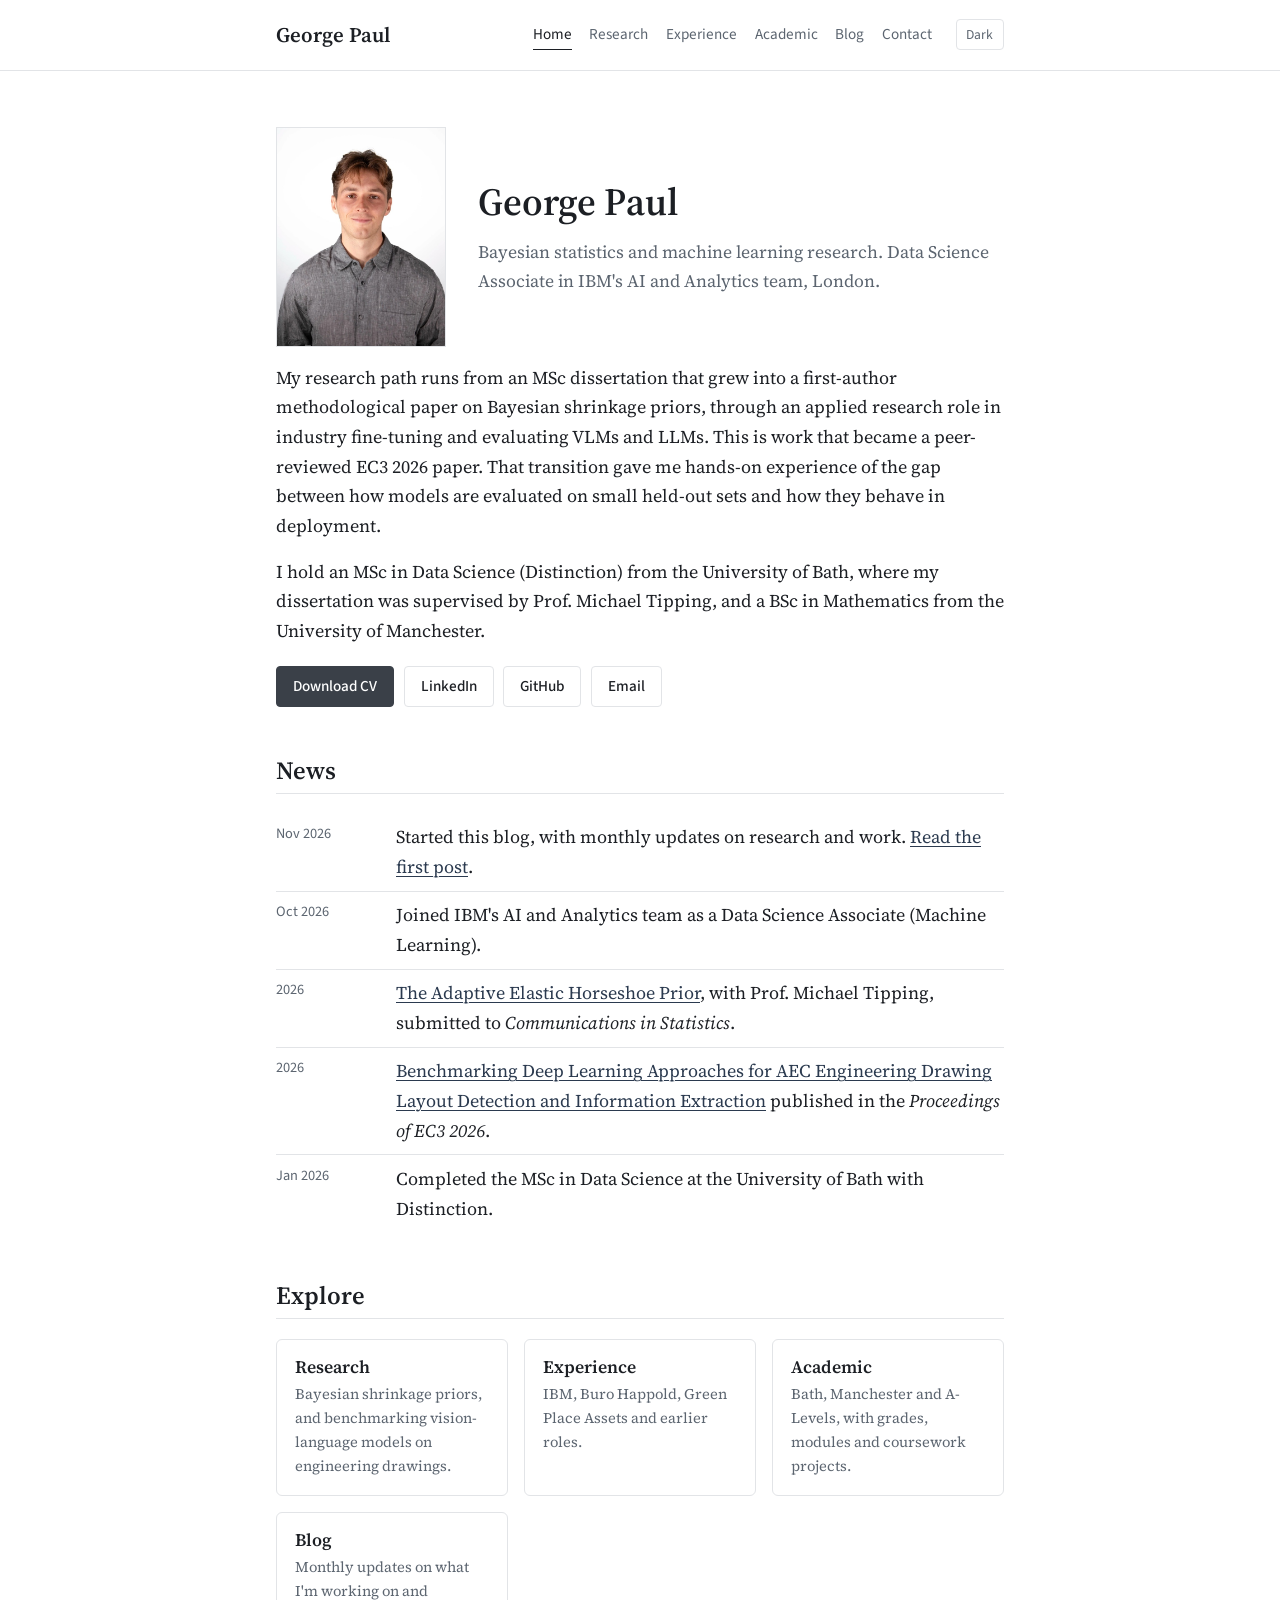
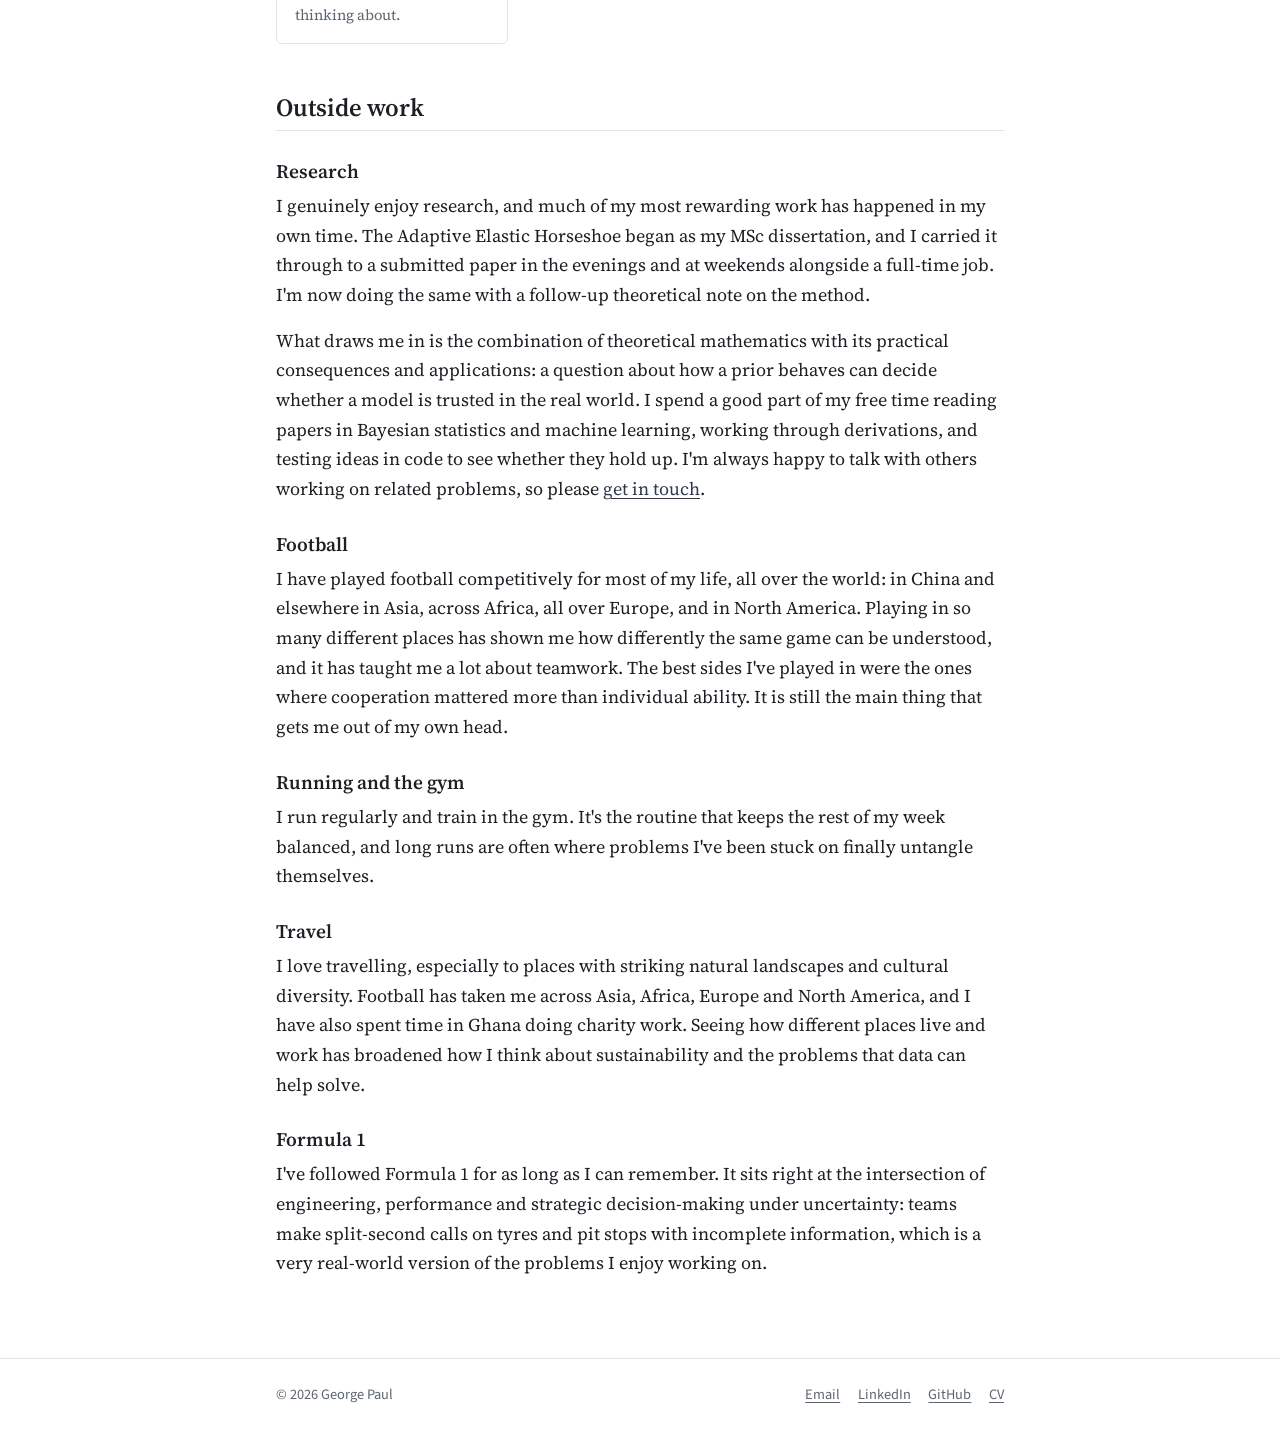
<file: index.html>
<!DOCTYPE html>
<html lang="en">
<head>
    <meta charset="utf-8" />
    <meta name="viewport" content="width=device-width, initial-scale=1" />
    <title>George Paul</title>
    <meta name="description" content="George Paul - statistician and machine learning researcher working on Bayesian methodology, uncertainty quantification and the evaluation of modern AI systems. Data Science Associate at IBM." />
    <meta name="author" content="George Paul" />
    <meta name="keywords" content="George Paul, Bayesian statistics, machine learning research, shrinkage priors, uncertainty quantification, IBM, PhD" />
    <meta name="robots" content="index, follow" />
    <link rel="icon" type="image/x-icon" href="assets/img/favicon.ico" />
    <link rel="preconnect" href="https://fonts.googleapis.com" />
    <link rel="preconnect" href="https://fonts.gstatic.com" crossorigin />
    <link href="https://fonts.googleapis.com/css2?family=Source+Sans+3:wght@400;500;600&family=Source+Serif+4:ital,opsz,wght@0,8..60,400;0,8..60,600;1,8..60,400&display=swap" rel="stylesheet" />
    <link rel="stylesheet" href="assets/css/site.css?v=2026-11-06" />
    <script>try { var t = localStorage.getItem('theme'); if (t === 'dark' || t === 'light') document.documentElement.dataset.theme = t; } catch (e) {}</script>
</head>
<body>
    <header class="site-header">
        <div class="wrap header-inner">
            <a class="site-name" href="index.html">George Paul</a>
            <nav class="site-nav" aria-label="Main">
                <a href="index.html" aria-current="page">Home</a>
                <a href="research.html">Research</a>
                <a href="experience.html">Experience</a>
                <a href="academic.html">Academic</a>
                <a href="blog.html">Blog</a>
                <a href="contact.html">Contact</a>
            </nav>
            <button class="theme-toggle" type="button" aria-label="Toggle dark mode">Dark</button>
        </div>
    </header>

    <main class="wrap">
        <section class="hero">
            <img class="hero-photo" src="assets/img/george-paul-portrait.jpg" width="600" height="779" alt="George Paul" />
            <div>
                <h1>George Paul</h1>
                <p class="lead">Bayesian statistics and machine learning research. Data Science Associate in IBM's AI and Analytics team, London.</p>
            </div>
        </section>

        <p>My research path runs from an MSc dissertation that grew into a first-author methodological paper on Bayesian shrinkage priors, through an applied research role in industry fine-tuning and evaluating VLMs and LLMs. This is work that became a peer-reviewed EC3 2026 paper. That transition gave me hands-on experience of the gap between how models are evaluated on small held-out sets and how they behave in deployment.</p>
        <p>I hold an MSc in Data Science (Distinction) from the University of Bath, where my dissertation was supervised by Prof. Michael Tipping, and a BSc in Mathematics from the University of Manchester.</p>

        <div class="button-row">
            <a class="button" href="assets/cv.pdf" download="George_Paul_CV.pdf">Download CV</a>
            <a class="button secondary" href="https://www.linkedin.com/in/george-paul-9a08511b0" target="_blank" rel="noopener noreferrer">LinkedIn</a>
            <a class="button secondary" href="https://github.com/georgepaul171" target="_blank" rel="noopener noreferrer">GitHub</a>
            <a class="button secondary" href="mailto:georgepaul.data@gmail.com">Email</a>
        </div>

        <h2>News</h2>
        <ul class="news">
            <li><span class="entry-date">Nov 2026</span><span>Started this blog, with monthly updates on research and work. <a href="blog/2026-11-new-site.html">Read the first post</a>.</span></li>
            <li><span class="entry-date">Oct 2026</span><span>Joined IBM's AI and Analytics team as a Data Science Associate (Machine Learning).</span></li>
            <li><span class="entry-date">2026</span><span><a href="research.html#aeh">The Adaptive Elastic Horseshoe Prior</a>, with Prof. Michael Tipping, submitted to <em>Communications in Statistics</em>.</span></li>
            <li><span class="entry-date">2026</span><span><a href="research.html#ec3">Benchmarking Deep Learning Approaches for AEC Engineering Drawing Layout Detection and Information Extraction</a> published in the <em>Proceedings of EC3 2026</em>.</span></li>
            <li><span class="entry-date">Jan 2026</span><span>Completed the MSc in Data Science at the University of Bath with Distinction.</span></li>
        </ul>

        <h2>Explore</h2>
        <div class="card-grid">
            <a class="card" href="research.html">
                <h3>Research</h3>
                <p>Bayesian shrinkage priors, and benchmarking vision-language models on engineering drawings.</p>
            </a>
            <a class="card" href="experience.html">
                <h3>Experience</h3>
                <p>IBM, Buro Happold, Green Place Assets and earlier roles.</p>
            </a>
            <a class="card" href="academic.html">
                <h3>Academic</h3>
                <p>Bath, Manchester and A-Levels, with grades, modules and coursework projects.</p>
            </a>
            <a class="card" href="blog.html">
                <h3>Blog</h3>
                <p>Monthly updates on what I'm working on and thinking about.</p>
            </a>
        </div>

        <h2>Outside work</h2>

        <h3>Research</h3>
        <p>I genuinely enjoy research, and much of my most rewarding work has happened in my own time. The Adaptive Elastic Horseshoe began as my MSc dissertation, and I carried it through to a submitted paper in the evenings and at weekends alongside a full-time job. I'm now doing the same with a follow-up theoretical note on the method.</p>
        <p>What draws me in is the combination of theoretical mathematics with its practical consequences and applications: a question about how a prior behaves can decide whether a model is trusted in the real world. I spend a good part of my free time reading papers in Bayesian statistics and machine learning, working through derivations, and testing ideas in code to see whether they hold up. I'm always happy to talk with others working on related problems, so please <a href="contact.html">get in touch</a>.</p>

        <h3>Football</h3>
        <p>I have played football competitively for most of my life, all over the world: in China and elsewhere in Asia, across Africa, all over Europe, and in North America. Playing in so many different places has shown me how differently the same game can be understood, and it has taught me a lot about teamwork. The best sides I've played in were the ones where cooperation mattered more than individual ability. It is still the main thing that gets me out of my own head.</p>

        <h3>Running and the gym</h3>
        <p>I run regularly and train in the gym. It's the routine that keeps the rest of my week balanced, and long runs are often where problems I've been stuck on finally untangle themselves.</p>

        <h3>Travel</h3>
        <p>I love travelling, especially to places with striking natural landscapes and cultural diversity. Football has taken me across Asia, Africa, Europe and North America, and I have also spent time in Ghana doing charity work. Seeing how different places live and work has broadened how I think about sustainability and the problems that data can help solve.</p>

        <h3>Formula 1</h3>
        <p>I've followed Formula 1 for as long as I can remember. It sits right at the intersection of engineering, performance and strategic decision-making under uncertainty: teams make split-second calls on tyres and pit stops with incomplete information, which is a very real-world version of the problems I enjoy working on.</p>
    </main>

    <footer class="site-footer">
        <div class="wrap footer-inner">
            <span>&copy; 2026 George Paul</span>
            <span class="footer-links">
                <a href="mailto:georgepaul.data@gmail.com">Email</a>
                <a href="https://www.linkedin.com/in/george-paul-9a08511b0" target="_blank" rel="noopener noreferrer">LinkedIn</a>
                <a href="https://github.com/georgepaul171" target="_blank" rel="noopener noreferrer">GitHub</a>
                <a href="assets/cv.pdf" download="George_Paul_CV.pdf">CV</a>
            </span>
        </div>
    </footer>

    <script src="assets/js/site.js"></script>
</body>
</html>
</file>
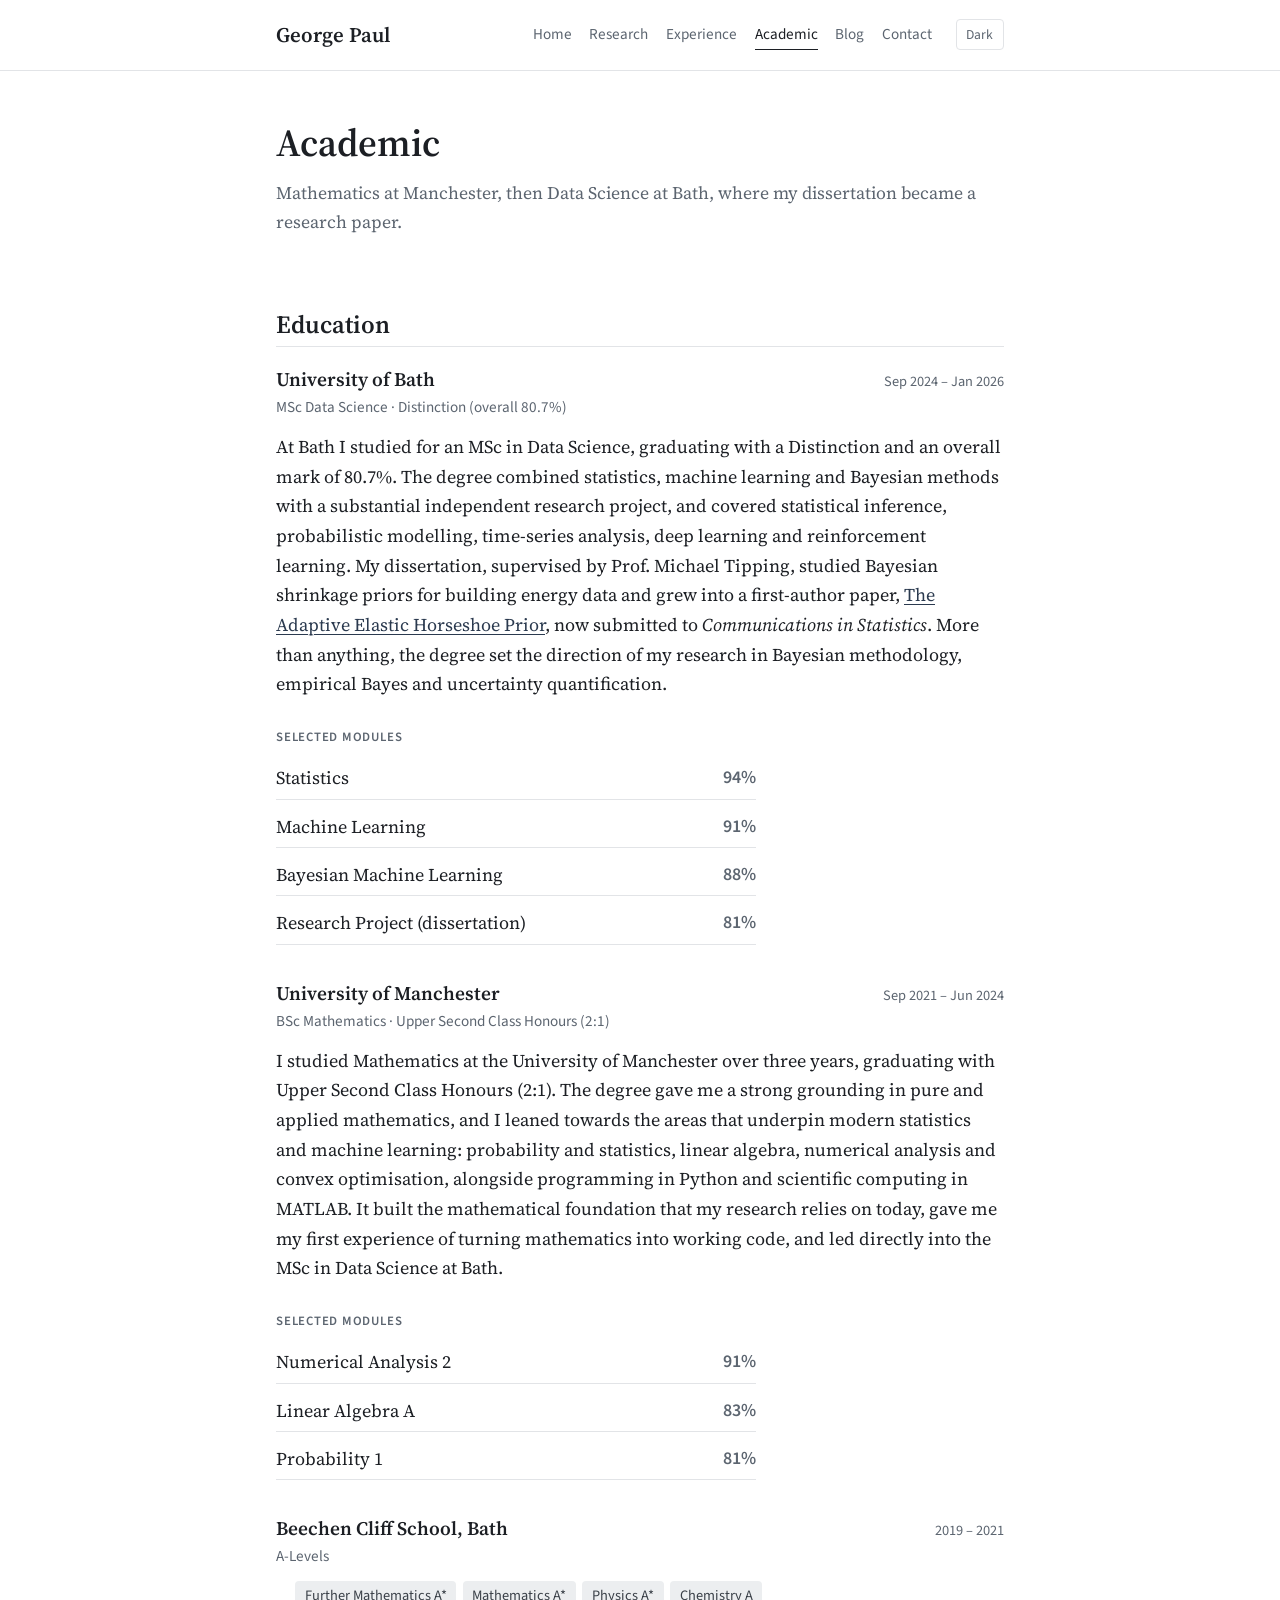
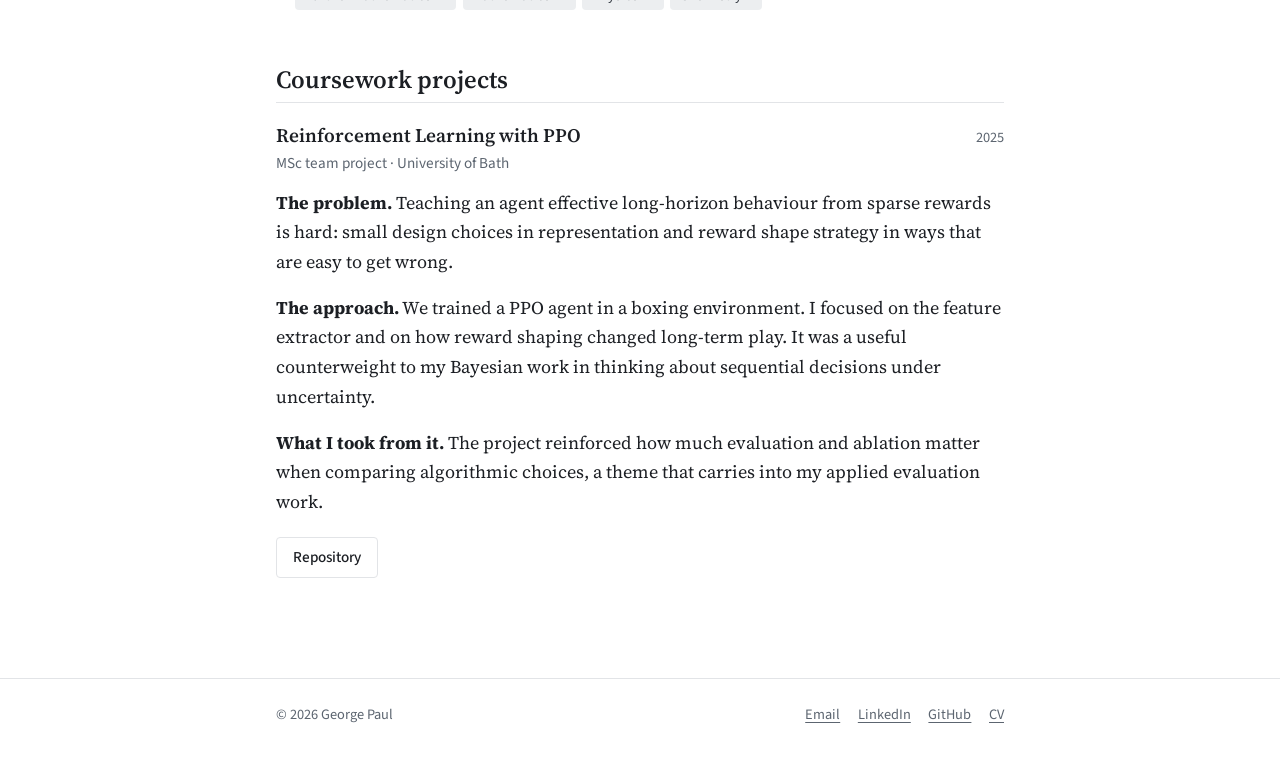
<file: academic.html>
<!DOCTYPE html>
<html lang="en">
<head>
    <meta charset="utf-8" />
    <meta name="viewport" content="width=device-width, initial-scale=1" />
    <title>Academic · George Paul</title>
    <meta name="description" content="George Paul's academic background: MSc Data Science (Distinction) at the University of Bath, BSc Mathematics at the University of Manchester, and coursework projects." />
    <meta name="author" content="George Paul" />
    <link rel="icon" type="image/x-icon" href="assets/img/favicon.ico" />
    <link rel="preconnect" href="https://fonts.googleapis.com" />
    <link rel="preconnect" href="https://fonts.gstatic.com" crossorigin />
    <link href="https://fonts.googleapis.com/css2?family=Source+Sans+3:wght@400;500;600&family=Source+Serif+4:ital,opsz,wght@0,8..60,400;0,8..60,600;1,8..60,400&display=swap" rel="stylesheet" />
    <link rel="stylesheet" href="assets/css/site.css?v=2026-11-06" />
    <script>try { var t = localStorage.getItem('theme'); if (t === 'dark' || t === 'light') document.documentElement.dataset.theme = t; } catch (e) {}</script>
</head>
<body>
    <header class="site-header">
        <div class="wrap header-inner">
            <a class="site-name" href="index.html">George Paul</a>
            <nav class="site-nav" aria-label="Main">
                <a href="index.html">Home</a>
                <a href="research.html">Research</a>
                <a href="experience.html">Experience</a>
                <a href="academic.html" aria-current="page">Academic</a>
                <a href="blog.html">Blog</a>
                <a href="contact.html">Contact</a>
            </nav>
            <button class="theme-toggle" type="button" aria-label="Toggle dark mode">Dark</button>
        </div>
    </header>

    <main class="wrap">
        <section class="page-intro">
            <h1>Academic</h1>
            <p class="lead">Mathematics at Manchester, then Data Science at Bath, where my dissertation became a research paper.</p>
        </section>

        <h2>Education</h2>

        <article class="entry">
            <div class="entry-head">
                <h3>University of Bath</h3>
                <span class="entry-date">Sep 2024 – Jan 2026</span>
            </div>
            <div class="entry-meta">MSc Data Science &middot; Distinction (overall 80.7%)</div>
            <p>At Bath I studied for an MSc in Data Science, graduating with a Distinction and an overall mark of 80.7%. The degree combined statistics, machine learning and Bayesian methods with a substantial independent research project, and covered statistical inference, probabilistic modelling, time-series analysis, deep learning and reinforcement learning. My dissertation, supervised by Prof. Michael Tipping, studied Bayesian shrinkage priors for building energy data and grew into a first-author paper, <a href="research.html#aeh">The Adaptive Elastic Horseshoe Prior</a>, now submitted to <em>Communications in Statistics</em>. More than anything, the degree set the direction of my research in Bayesian methodology, empirical Bayes and uncertainty quantification.</p>

            <h4>Selected modules</h4>
            <ul class="modules">
                <li><span>Statistics</span><span>94%</span></li>
                <li><span>Machine Learning</span><span>91%</span></li>
                <li><span>Bayesian Machine Learning</span><span>88%</span></li>
                <li><span>Research Project (dissertation)</span><span>81%</span></li>
            </ul>
        </article>

        <article class="entry">
            <div class="entry-head">
                <h3>University of Manchester</h3>
                <span class="entry-date">Sep 2021 – Jun 2024</span>
            </div>
            <div class="entry-meta">BSc Mathematics &middot; Upper Second Class Honours (2:1)</div>
            <p>I studied Mathematics at the University of Manchester over three years, graduating with Upper Second Class Honours (2:1). The degree gave me a strong grounding in pure and applied mathematics, and I leaned towards the areas that underpin modern statistics and machine learning: probability and statistics, linear algebra, numerical analysis and convex optimisation, alongside programming in Python and scientific computing in MATLAB. It built the mathematical foundation that my research relies on today, gave me my first experience of turning mathematics into working code, and led directly into the MSc in Data Science at Bath.</p>

            <h4>Selected modules</h4>
            <ul class="modules">
                <li><span>Numerical Analysis 2</span><span>91%</span></li>
                <li><span>Linear Algebra A</span><span>83%</span></li>
                <li><span>Probability 1</span><span>81%</span></li>
            </ul>
        </article>

        <article class="entry">
            <div class="entry-head">
                <h3>Beechen Cliff School, Bath</h3>
                <span class="entry-date">2019 – 2021</span>
            </div>
            <div class="entry-meta">A-Levels</div>
            <ul class="chips">
                <li>Further Mathematics A*</li>
                <li>Mathematics A*</li>
                <li>Physics A*</li>
                <li>Chemistry A</li>
            </ul>
        </article>

        <h2>Coursework projects</h2>

        <article class="entry">
            <div class="entry-head">
                <h3>Reinforcement Learning with PPO</h3>
                <span class="entry-date">2025</span>
            </div>
            <div class="entry-meta">MSc team project &middot; University of Bath</div>
            <p><strong>The problem.</strong> Teaching an agent effective long-horizon behaviour from sparse rewards is hard: small design choices in representation and reward shape strategy in ways that are easy to get wrong.</p>
            <p><strong>The approach.</strong> We trained a PPO agent in a boxing environment. I focused on the feature extractor and on how reward shaping changed long-term play. It was a useful counterweight to my Bayesian work in thinking about sequential decisions under uncertainty.</p>
            <p><strong>What I took from it.</strong> The project reinforced how much evaluation and ablation matter when comparing algorithmic choices, a theme that carries into my applied evaluation work.</p>
            <div class="button-row">
                <a class="button secondary" href="https://github.com/mrgw21/rl-multiagent-boxing" target="_blank" rel="noopener noreferrer">Repository</a>
            </div>
        </article>
    </main>

    <footer class="site-footer">
        <div class="wrap footer-inner">
            <span>&copy; 2026 George Paul</span>
            <span class="footer-links">
                <a href="mailto:georgepaul.data@gmail.com">Email</a>
                <a href="https://www.linkedin.com/in/george-paul-9a08511b0" target="_blank" rel="noopener noreferrer">LinkedIn</a>
                <a href="https://github.com/georgepaul171" target="_blank" rel="noopener noreferrer">GitHub</a>
                <a href="assets/cv.pdf" download="George_Paul_CV.pdf">CV</a>
            </span>
        </div>
    </footer>

    <script src="assets/js/site.js"></script>
</body>
</html>
</file>
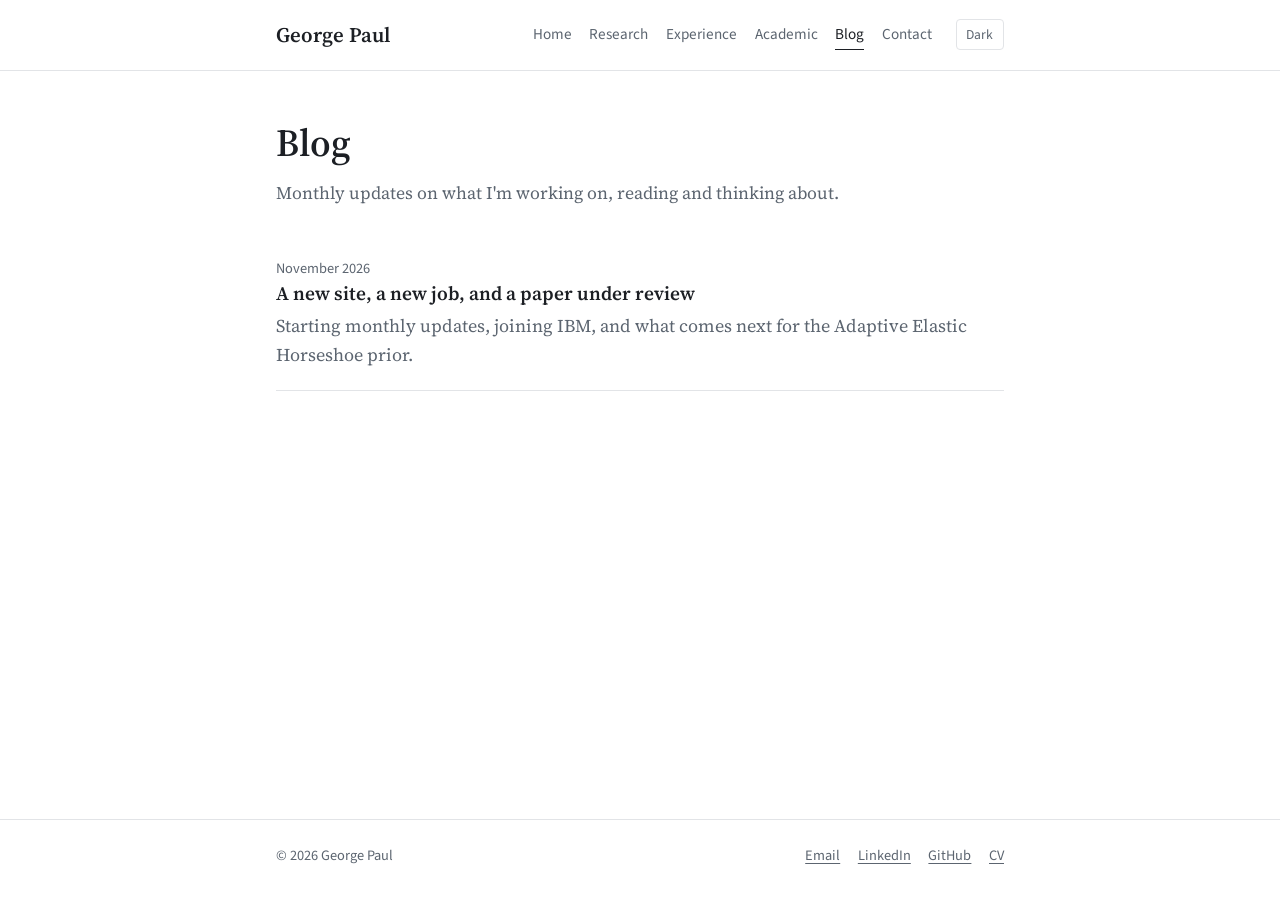
<file: blog.html>
<!DOCTYPE html>
<html lang="en">
<head>
    <meta charset="utf-8" />
    <meta name="viewport" content="width=device-width, initial-scale=1" />
    <title>Blog · George Paul</title>
    <meta name="description" content="Monthly updates from George Paul on research, machine learning and work." />
    <meta name="author" content="George Paul" />
    <link rel="icon" type="image/x-icon" href="assets/img/favicon.ico" />
    <link rel="preconnect" href="https://fonts.googleapis.com" />
    <link rel="preconnect" href="https://fonts.gstatic.com" crossorigin />
    <link href="https://fonts.googleapis.com/css2?family=Source+Sans+3:wght@400;500;600&family=Source+Serif+4:ital,opsz,wght@0,8..60,400;0,8..60,600;1,8..60,400&display=swap" rel="stylesheet" />
    <link rel="stylesheet" href="assets/css/site.css?v=2026-11-06" />
    <script>try { var t = localStorage.getItem('theme'); if (t === 'dark' || t === 'light') document.documentElement.dataset.theme = t; } catch (e) {}</script>
</head>
<body>
    <header class="site-header">
        <div class="wrap header-inner">
            <a class="site-name" href="index.html">George Paul</a>
            <nav class="site-nav" aria-label="Main">
                <a href="index.html">Home</a>
                <a href="research.html">Research</a>
                <a href="experience.html">Experience</a>
                <a href="academic.html">Academic</a>
                <a href="blog.html" aria-current="page">Blog</a>
                <a href="contact.html">Contact</a>
            </nav>
            <button class="theme-toggle" type="button" aria-label="Toggle dark mode">Dark</button>
        </div>
    </header>

    <main class="wrap">
        <section class="page-intro">
            <h1>Blog</h1>
            <p class="lead">Monthly updates on what I'm working on, reading and thinking about.</p>
        </section>

        <!--
            To add a post:
            1. Copy blog/post-template.html to blog/YYYY-MM-short-title.html and write the post.
            2. Add a new <li> at the TOP of the list below, linking to it.
            3. Optionally add a line to the News list on index.html.
        -->
        <ul class="post-list">
            <li>
                <span class="entry-date">November 2026</span>
                <h3><a href="blog/2026-11-new-site.html">A new site, a new job, and a paper under review</a></h3>
                <p>Starting monthly updates, joining IBM, and what comes next for the Adaptive Elastic Horseshoe prior.</p>
            </li>
        </ul>
    </main>

    <footer class="site-footer">
        <div class="wrap footer-inner">
            <span>&copy; 2026 George Paul</span>
            <span class="footer-links">
                <a href="mailto:georgepaul.data@gmail.com">Email</a>
                <a href="https://www.linkedin.com/in/george-paul-9a08511b0" target="_blank" rel="noopener noreferrer">LinkedIn</a>
                <a href="https://github.com/georgepaul171" target="_blank" rel="noopener noreferrer">GitHub</a>
                <a href="assets/cv.pdf" download="George_Paul_CV.pdf">CV</a>
            </span>
        </div>
    </footer>

    <script src="assets/js/site.js"></script>
</body>
</html>
</file>
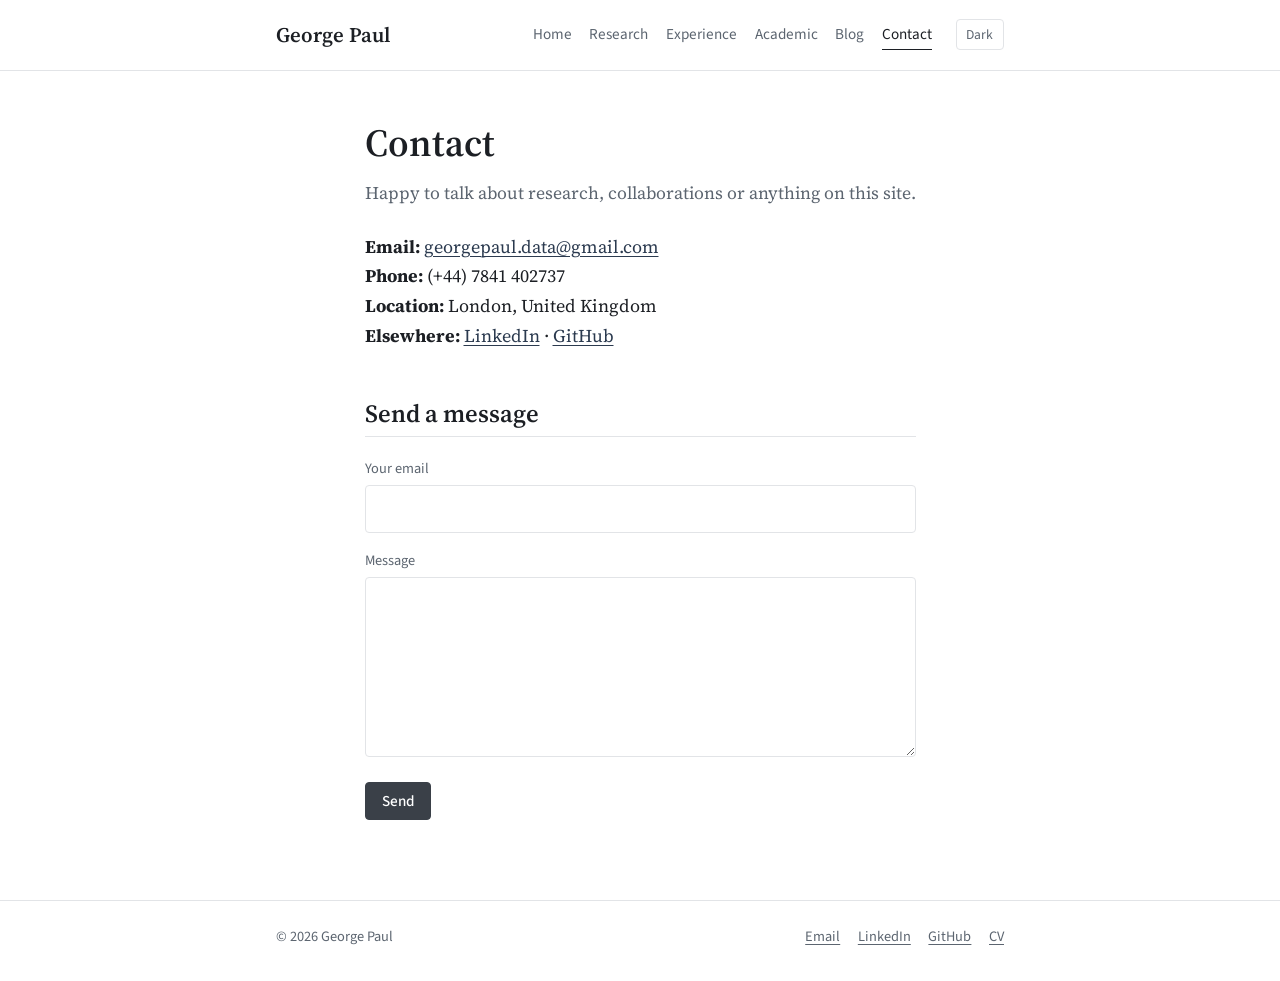
<file: contact.html>
<!DOCTYPE html>
<html lang="en">
<head>
    <meta charset="utf-8" />
    <meta name="viewport" content="width=device-width, initial-scale=1" />
    <title>Contact · George Paul</title>
    <meta name="description" content="Get in touch with George Paul." />
    <meta name="author" content="George Paul" />
    <link rel="icon" type="image/x-icon" href="assets/img/favicon.ico" />
    <link rel="preconnect" href="https://fonts.googleapis.com" />
    <link rel="preconnect" href="https://fonts.gstatic.com" crossorigin />
    <link href="https://fonts.googleapis.com/css2?family=Source+Sans+3:wght@400;500;600&family=Source+Serif+4:ital,opsz,wght@0,8..60,400;0,8..60,600;1,8..60,400&display=swap" rel="stylesheet" />
    <link rel="stylesheet" href="assets/css/site.css?v=2026-11-06" />
    <script>try { var t = localStorage.getItem('theme'); if (t === 'dark' || t === 'light') document.documentElement.dataset.theme = t; } catch (e) {}</script>
</head>
<body>
    <header class="site-header">
        <div class="wrap header-inner">
            <a class="site-name" href="index.html">George Paul</a>
            <nav class="site-nav" aria-label="Main">
                <a href="index.html">Home</a>
                <a href="research.html">Research</a>
                <a href="experience.html">Experience</a>
                <a href="academic.html">Academic</a>
                <a href="blog.html">Blog</a>
                <a href="contact.html" aria-current="page">Contact</a>
            </nav>
            <button class="theme-toggle" type="button" aria-label="Toggle dark mode">Dark</button>
        </div>
    </header>

    <main class="wrap">
        <section class="page-intro">
            <h1>Contact</h1>
            <p class="lead">Happy to talk about research, collaborations or anything on this site.</p>
        </section>

        <p>
            <strong>Email:</strong> <a href="mailto:georgepaul.data@gmail.com">georgepaul.data@gmail.com</a><br />
            <strong>Phone:</strong> (+44) 7841 402737<br />
            <strong>Location:</strong> London, United Kingdom<br />
            <strong>Elsewhere:</strong> <a href="https://www.linkedin.com/in/george-paul-9a08511b0" target="_blank" rel="noopener noreferrer">LinkedIn</a> &middot; <a href="https://github.com/georgepaul171" target="_blank" rel="noopener noreferrer">GitHub</a>
        </p>

        <h2>Send a message</h2>
        <form id="contact-form" action="https://formspree.io/f/mnndpeoz" method="POST">
            <div class="form-field">
                <label for="email">Your email</label>
                <input id="email" type="email" name="email" autocomplete="email" required />
            </div>
            <div class="form-field">
                <label for="message">Message</label>
                <textarea id="message" name="message" rows="6" required></textarea>
            </div>
            <button class="button" type="submit">Send</button>
            <p class="form-status" id="form-status" role="status"></p>
        </form>
    </main>

    <footer class="site-footer">
        <div class="wrap footer-inner">
            <span>&copy; 2026 George Paul</span>
            <span class="footer-links">
                <a href="mailto:georgepaul.data@gmail.com">Email</a>
                <a href="https://www.linkedin.com/in/george-paul-9a08511b0" target="_blank" rel="noopener noreferrer">LinkedIn</a>
                <a href="https://github.com/georgepaul171" target="_blank" rel="noopener noreferrer">GitHub</a>
                <a href="assets/cv.pdf" download="George_Paul_CV.pdf">CV</a>
            </span>
        </div>
    </footer>

    <script src="assets/js/site.js"></script>
</body>
</html>
</file>
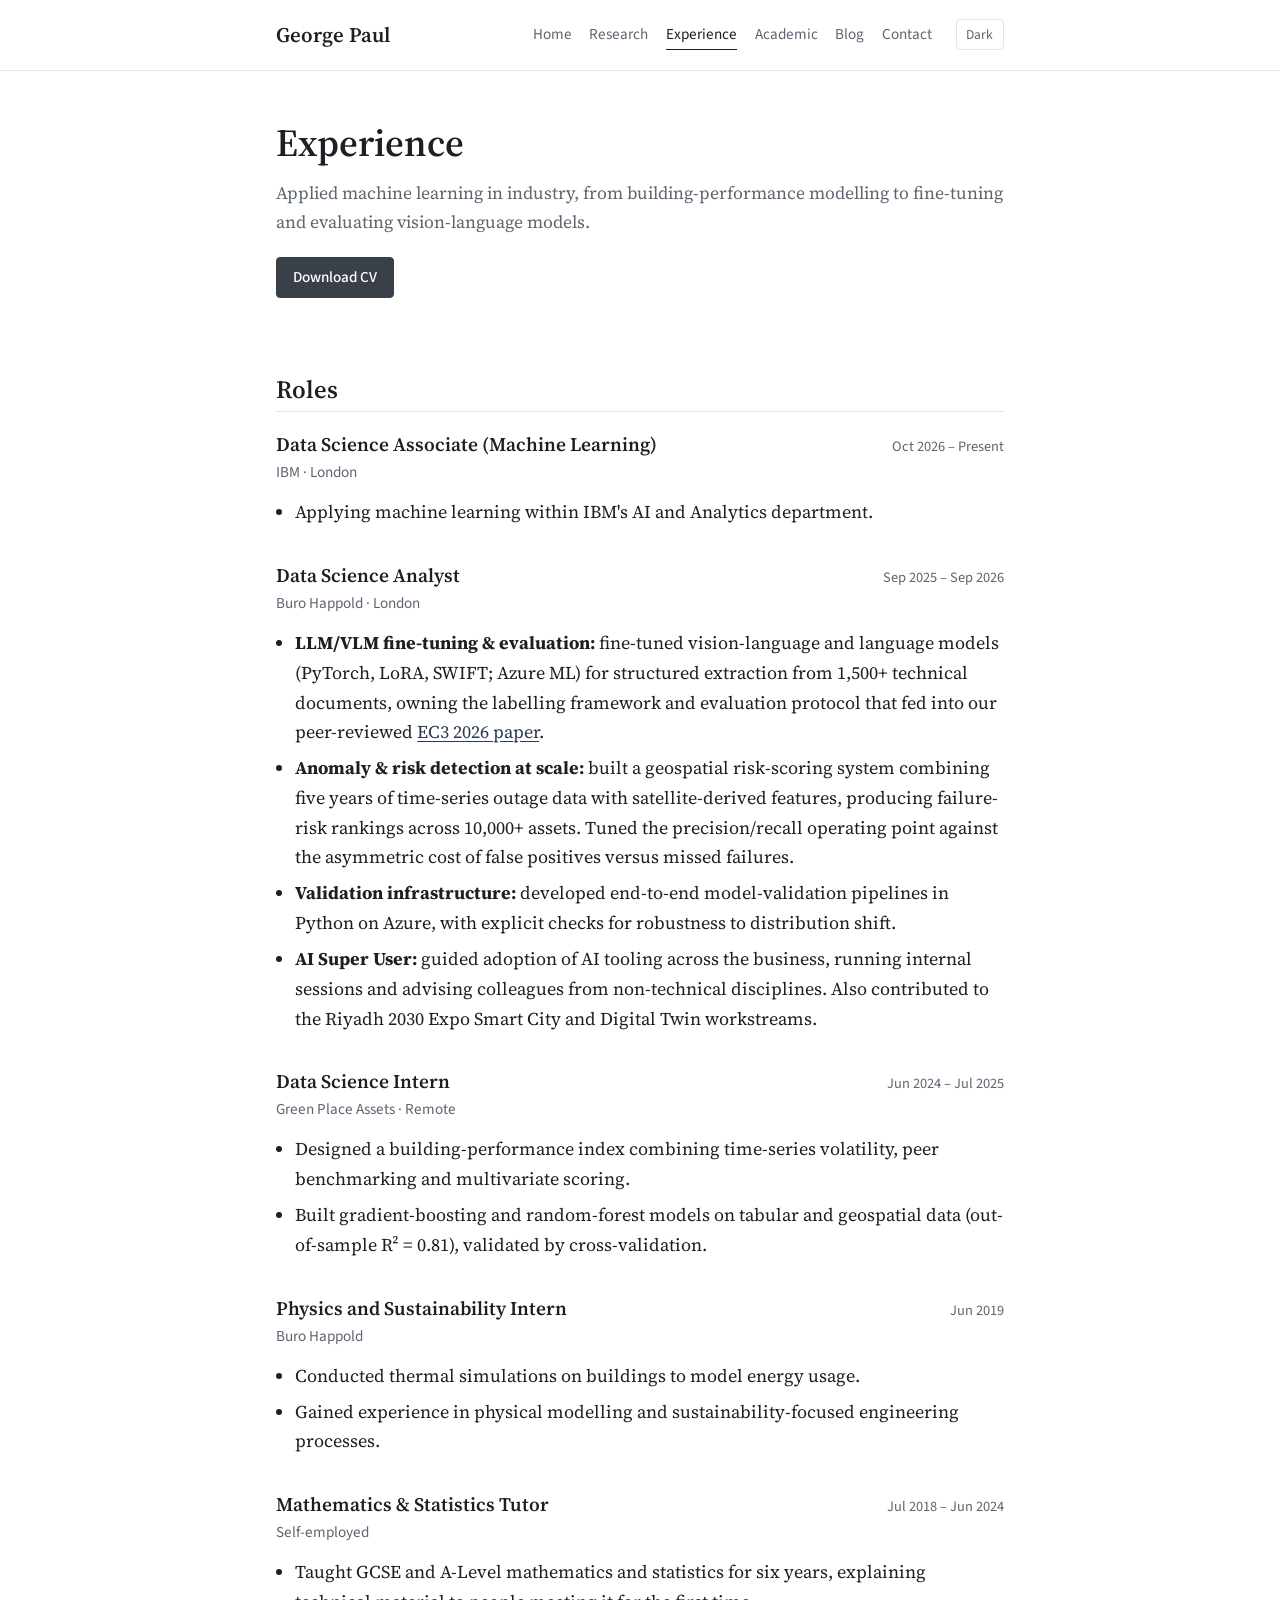
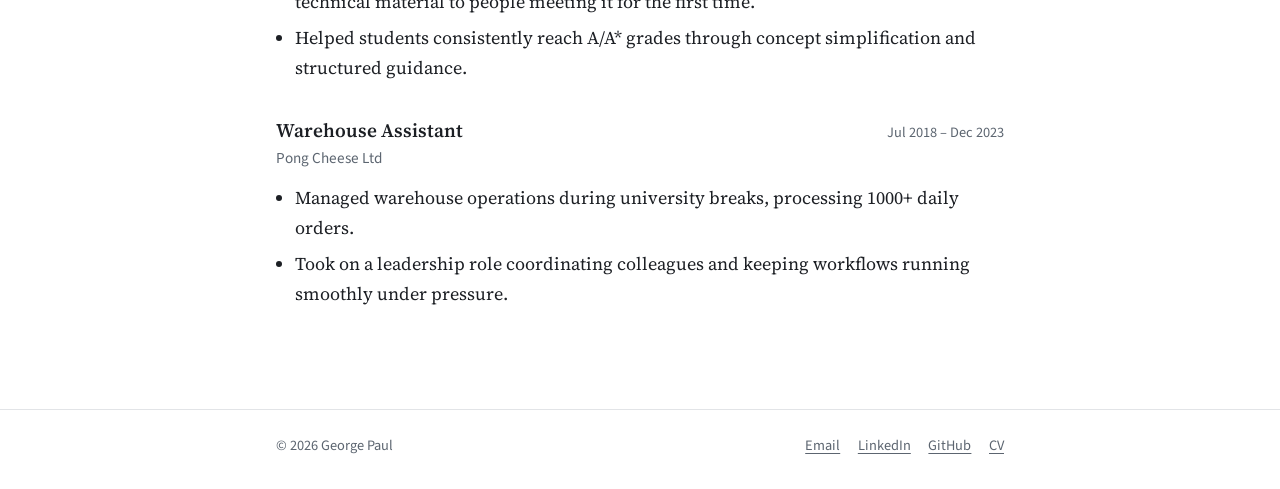
<file: experience.html>
<!DOCTYPE html>
<html lang="en">
<head>
    <meta charset="utf-8" />
    <meta name="viewport" content="width=device-width, initial-scale=1" />
    <title>Experience · George Paul</title>
    <meta name="description" content="George Paul's professional experience: IBM, Buro Happold, Green Place Assets and earlier roles." />
    <meta name="author" content="George Paul" />
    <link rel="icon" type="image/x-icon" href="assets/img/favicon.ico" />
    <link rel="preconnect" href="https://fonts.googleapis.com" />
    <link rel="preconnect" href="https://fonts.gstatic.com" crossorigin />
    <link href="https://fonts.googleapis.com/css2?family=Source+Sans+3:wght@400;500;600&family=Source+Serif+4:ital,opsz,wght@0,8..60,400;0,8..60,600;1,8..60,400&display=swap" rel="stylesheet" />
    <link rel="stylesheet" href="assets/css/site.css?v=2026-11-06" />
    <script>try { var t = localStorage.getItem('theme'); if (t === 'dark' || t === 'light') document.documentElement.dataset.theme = t; } catch (e) {}</script>
</head>
<body>
    <header class="site-header">
        <div class="wrap header-inner">
            <a class="site-name" href="index.html">George Paul</a>
            <nav class="site-nav" aria-label="Main">
                <a href="index.html">Home</a>
                <a href="research.html">Research</a>
                <a href="experience.html" aria-current="page">Experience</a>
                <a href="academic.html">Academic</a>
                <a href="blog.html">Blog</a>
                <a href="contact.html">Contact</a>
            </nav>
            <button class="theme-toggle" type="button" aria-label="Toggle dark mode">Dark</button>
        </div>
    </header>

    <main class="wrap">
        <section class="page-intro">
            <h1>Experience</h1>
            <p class="lead">Applied machine learning in industry, from building-performance modelling to fine-tuning and evaluating vision-language models.</p>
            <div class="button-row">
                <a class="button" href="assets/cv.pdf" download="George_Paul_CV.pdf">Download CV</a>
            </div>
        </section>

        <h2>Roles</h2>

        <article class="entry">
            <div class="entry-head">
                <h3>Data Science Associate (Machine Learning)</h3>
                <span class="entry-date">Oct 2026 – Present</span>
            </div>
            <div class="entry-meta">IBM &middot; London</div>
            <ul>
                <li>Applying machine learning within IBM's AI and Analytics department.</li>
            </ul>
        </article>

        <article class="entry">
            <div class="entry-head">
                <h3>Data Science Analyst</h3>
                <span class="entry-date">Sep 2025 – Sep 2026</span>
            </div>
            <div class="entry-meta">Buro Happold &middot; London</div>
            <ul>
                <li><strong>LLM/VLM fine-tuning &amp; evaluation:</strong> fine-tuned vision-language and language models (PyTorch, LoRA, SWIFT; Azure ML) for structured extraction from 1,500+ technical documents, owning the labelling framework and evaluation protocol that fed into our peer-reviewed <a href="research.html#ec3">EC3 2026 paper</a>.</li>
                <li><strong>Anomaly &amp; risk detection at scale:</strong> built a geospatial risk-scoring system combining five years of time-series outage data with satellite-derived features, producing failure-risk rankings across 10,000+ assets. Tuned the precision/recall operating point against the asymmetric cost of false positives versus missed failures.</li>
                <li><strong>Validation infrastructure:</strong> developed end-to-end model-validation pipelines in Python on Azure, with explicit checks for robustness to distribution shift.</li>
                <li><strong>AI Super User:</strong> guided adoption of AI tooling across the business, running internal sessions and advising colleagues from non-technical disciplines. Also contributed to the Riyadh 2030 Expo Smart City and Digital Twin workstreams.</li>
            </ul>
        </article>

        <article class="entry">
            <div class="entry-head">
                <h3>Data Science Intern</h3>
                <span class="entry-date">Jun 2024 – Jul 2025</span>
            </div>
            <div class="entry-meta">Green Place Assets &middot; Remote</div>
            <ul>
                <li>Designed a building-performance index combining time-series volatility, peer benchmarking and multivariate scoring.</li>
                <li>Built gradient-boosting and random-forest models on tabular and geospatial data (out-of-sample R&sup2; = 0.81), validated by cross-validation.</li>
            </ul>
        </article>

        <article class="entry">
            <div class="entry-head">
                <h3>Physics and Sustainability Intern</h3>
                <span class="entry-date">Jun 2019</span>
            </div>
            <div class="entry-meta">Buro Happold</div>
            <ul>
                <li>Conducted thermal simulations on buildings to model energy usage.</li>
                <li>Gained experience in physical modelling and sustainability-focused engineering processes.</li>
            </ul>
        </article>

        <article class="entry">
            <div class="entry-head">
                <h3>Mathematics &amp; Statistics Tutor</h3>
                <span class="entry-date">Jul 2018 – Jun 2024</span>
            </div>
            <div class="entry-meta">Self-employed</div>
            <ul>
                <li>Taught GCSE and A-Level mathematics and statistics for six years, explaining technical material to people meeting it for the first time.</li>
                <li>Helped students consistently reach A/A* grades through concept simplification and structured guidance.</li>
            </ul>
        </article>

        <article class="entry">
            <div class="entry-head">
                <h3>Warehouse Assistant</h3>
                <span class="entry-date">Jul 2018 – Dec 2023</span>
            </div>
            <div class="entry-meta">Pong Cheese Ltd</div>
            <ul>
                <li>Managed warehouse operations during university breaks, processing 1000+ daily orders.</li>
                <li>Took on a leadership role coordinating colleagues and keeping workflows running smoothly under pressure.</li>
            </ul>
        </article>
    </main>

    <footer class="site-footer">
        <div class="wrap footer-inner">
            <span>&copy; 2026 George Paul</span>
            <span class="footer-links">
                <a href="mailto:georgepaul.data@gmail.com">Email</a>
                <a href="https://www.linkedin.com/in/george-paul-9a08511b0" target="_blank" rel="noopener noreferrer">LinkedIn</a>
                <a href="https://github.com/georgepaul171" target="_blank" rel="noopener noreferrer">GitHub</a>
                <a href="assets/cv.pdf" download="George_Paul_CV.pdf">CV</a>
            </span>
        </div>
    </footer>

    <script src="assets/js/site.js"></script>
</body>
</html>
</file>
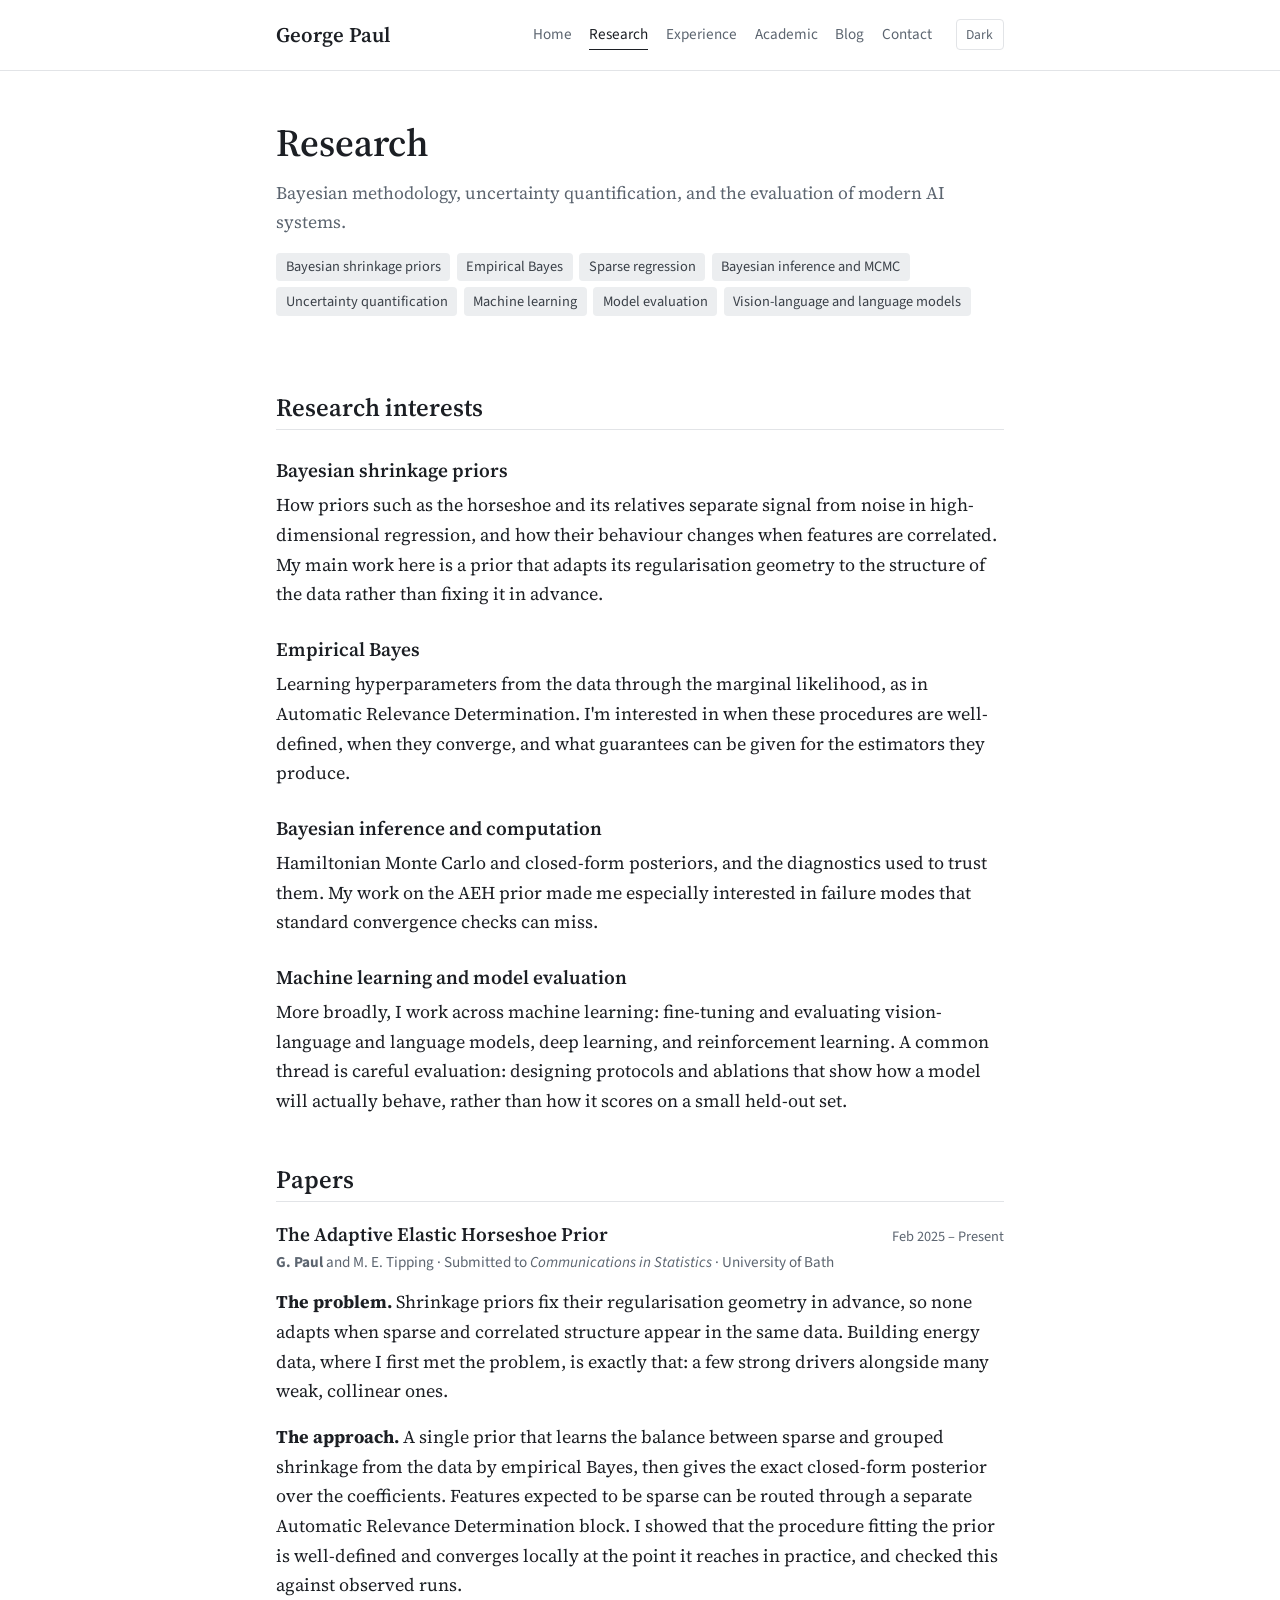
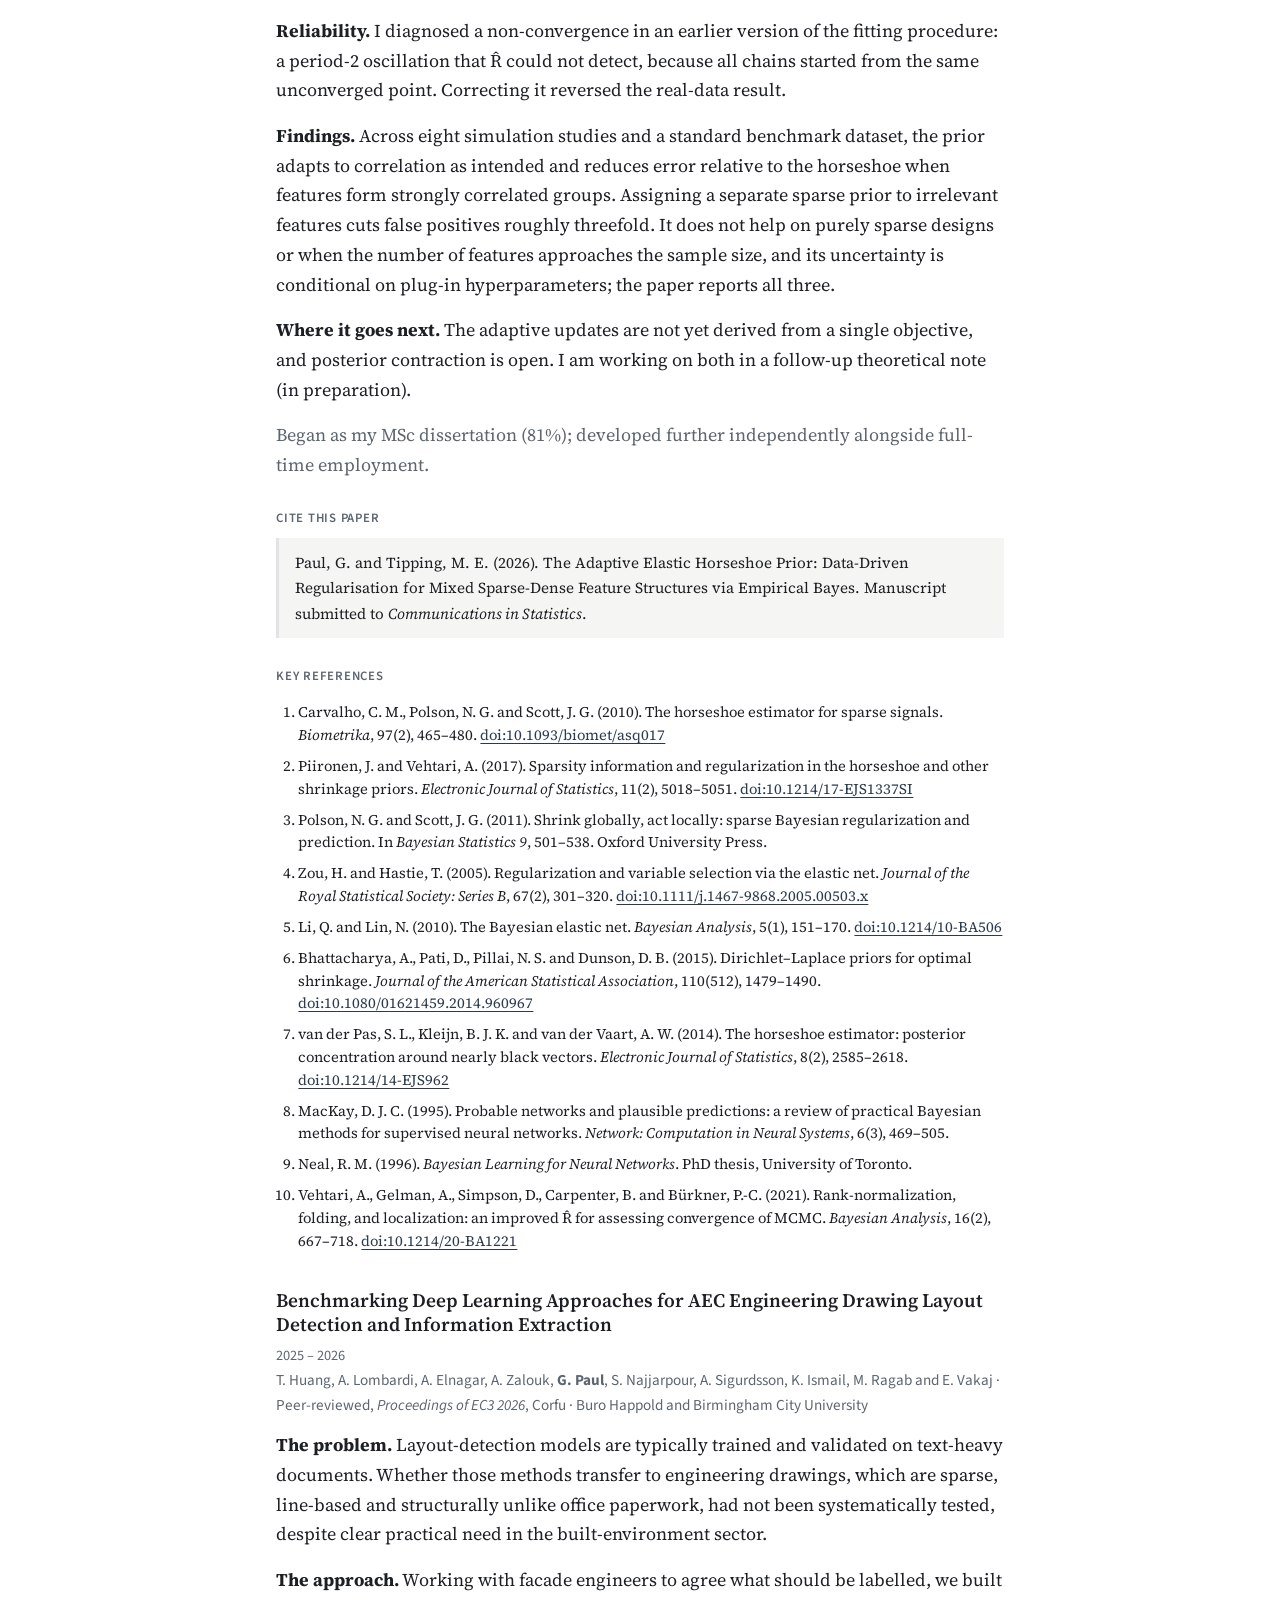
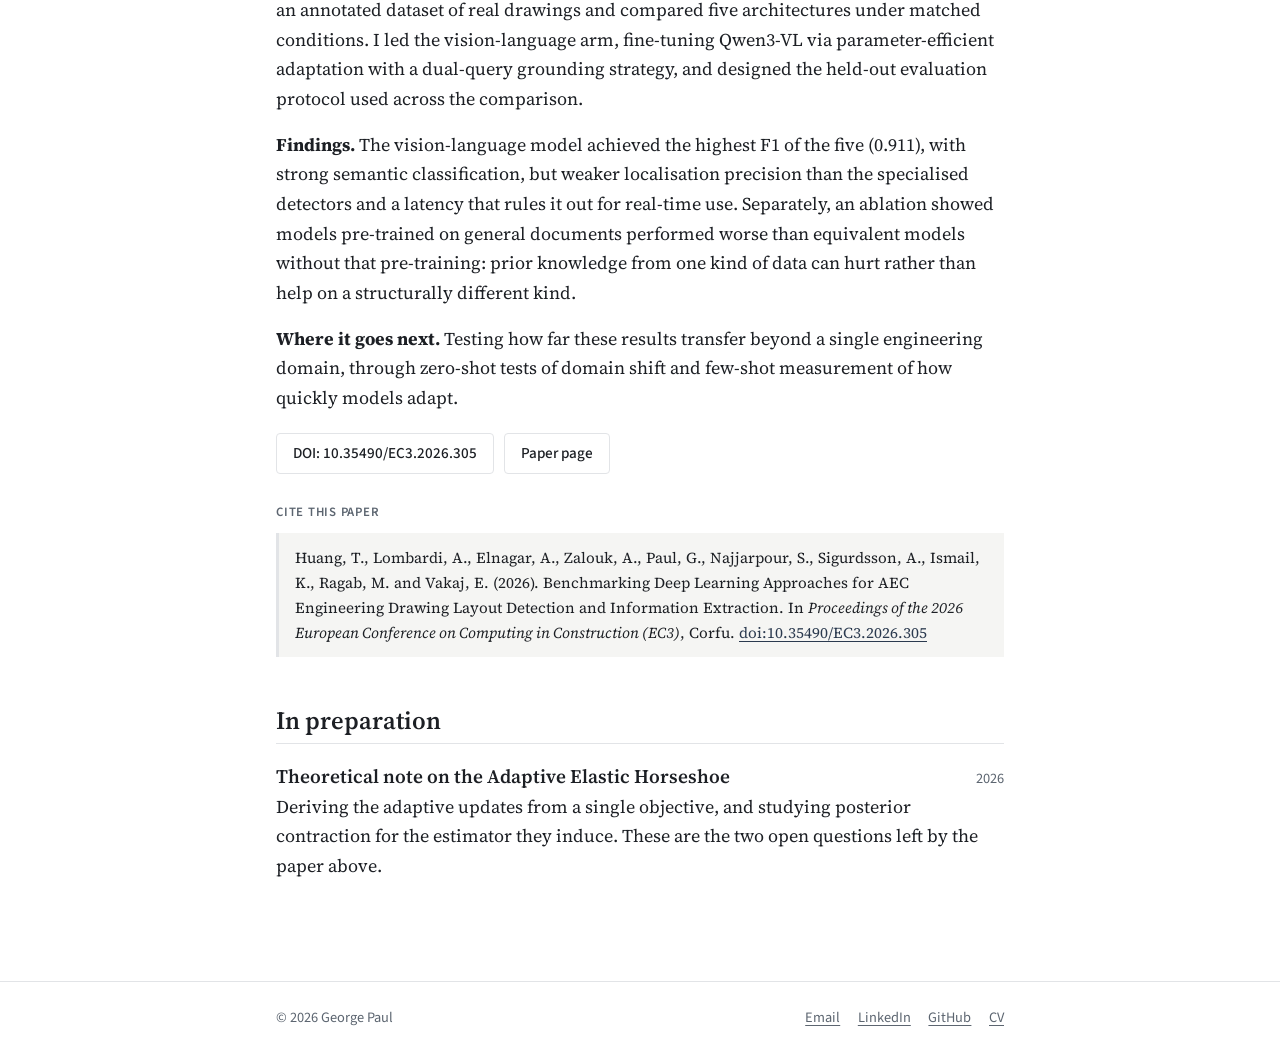
<file: research.html>
<!DOCTYPE html>
<html lang="en">
<head>
    <meta charset="utf-8" />
    <meta name="viewport" content="width=device-width, initial-scale=1" />
    <title>Research · George Paul</title>
    <meta name="description" content="Research by George Paul: the Adaptive Elastic Horseshoe prior for Bayesian regression, and benchmarking deep learning for engineering drawing layout detection (EC3 2026)." />
    <meta name="author" content="George Paul" />
    <link rel="icon" type="image/x-icon" href="assets/img/favicon.ico" />
    <link rel="preconnect" href="https://fonts.googleapis.com" />
    <link rel="preconnect" href="https://fonts.gstatic.com" crossorigin />
    <link href="https://fonts.googleapis.com/css2?family=Source+Sans+3:wght@400;500;600&family=Source+Serif+4:ital,opsz,wght@0,8..60,400;0,8..60,600;1,8..60,400&display=swap" rel="stylesheet" />
    <link rel="stylesheet" href="assets/css/site.css?v=2026-11-06" />
    <script>try { var t = localStorage.getItem('theme'); if (t === 'dark' || t === 'light') document.documentElement.dataset.theme = t; } catch (e) {}</script>
</head>
<body>
    <header class="site-header">
        <div class="wrap header-inner">
            <a class="site-name" href="index.html">George Paul</a>
            <nav class="site-nav" aria-label="Main">
                <a href="index.html">Home</a>
                <a href="research.html" aria-current="page">Research</a>
                <a href="experience.html">Experience</a>
                <a href="academic.html">Academic</a>
                <a href="blog.html">Blog</a>
                <a href="contact.html">Contact</a>
            </nav>
            <button class="theme-toggle" type="button" aria-label="Toggle dark mode">Dark</button>
        </div>
    </header>

    <main class="wrap">
        <section class="page-intro">
            <h1>Research</h1>
            <p class="lead">Bayesian methodology, uncertainty quantification, and the evaluation of modern AI systems.</p>
            <ul class="chips">
                <li>Bayesian shrinkage priors</li>
                <li>Empirical Bayes</li>
                <li>Sparse regression</li>
                <li>Bayesian inference and MCMC</li>
                <li>Uncertainty quantification</li>
                <li>Machine learning</li>
                <li>Model evaluation</li>
                <li>Vision-language and language models</li>
            </ul>
        </section>

        <h2>Research interests</h2>

        <h3>Bayesian shrinkage priors</h3>
        <p>How priors such as the horseshoe and its relatives separate signal from noise in high-dimensional regression, and how their behaviour changes when features are correlated. My main work here is a prior that adapts its regularisation geometry to the structure of the data rather than fixing it in advance.</p>

        <h3>Empirical Bayes</h3>
        <p>Learning hyperparameters from the data through the marginal likelihood, as in Automatic Relevance Determination. I'm interested in when these procedures are well-defined, when they converge, and what guarantees can be given for the estimators they produce.</p>

        <h3>Bayesian inference and computation</h3>
        <p>Hamiltonian Monte Carlo and closed-form posteriors, and the diagnostics used to trust them. My work on the AEH prior made me especially interested in failure modes that standard convergence checks can miss.</p>

        <h3>Machine learning and model evaluation</h3>
        <p>More broadly, I work across machine learning: fine-tuning and evaluating vision-language and language models, deep learning, and reinforcement learning. A common thread is careful evaluation: designing protocols and ablations that show how a model will actually behave, rather than how it scores on a small held-out set.</p>

        <h2>Papers</h2>

        <article class="entry" id="aeh">
            <div class="entry-head">
                <h3>The Adaptive Elastic Horseshoe Prior</h3>
                <span class="entry-date">Feb 2025 – Present</span>
            </div>
            <div class="entry-meta"><strong>G. Paul</strong> and M. E. Tipping &middot; Submitted to <em>Communications in Statistics</em> &middot; University of Bath</div>
            <p><strong>The problem.</strong> Shrinkage priors fix their regularisation geometry in advance, so none adapts when sparse and correlated structure appear in the same data. Building energy data, where I first met the problem, is exactly that: a few strong drivers alongside many weak, collinear ones.</p>
            <p><strong>The approach.</strong> A single prior that learns the balance between sparse and grouped shrinkage from the data by empirical Bayes, then gives the exact closed-form posterior over the coefficients. Features expected to be sparse can be routed through a separate Automatic Relevance Determination block. I showed that the procedure fitting the prior is well-defined and converges locally at the point it reaches in practice, and checked this against observed runs.</p>
            <p><strong>Reliability.</strong> I diagnosed a non-convergence in an earlier version of the fitting procedure: a period-2 oscillation that R&#770; could not detect, because all chains started from the same unconverged point. Correcting it reversed the real-data result.</p>
            <p><strong>Findings.</strong> Across eight simulation studies and a standard benchmark dataset, the prior adapts to correlation as intended and reduces error relative to the horseshoe when features form strongly correlated groups. Assigning a separate sparse prior to irrelevant features cuts false positives roughly threefold. It does not help on purely sparse designs or when the number of features approaches the sample size, and its uncertainty is conditional on plug-in hyperparameters; the paper reports all three.</p>
            <p><strong>Where it goes next.</strong> The adaptive updates are not yet derived from a single objective, and posterior contraction is open. I am working on both in a follow-up theoretical note (in preparation).</p>
            <p class="muted">Began as my MSc dissertation (81%); developed further independently alongside full-time employment.</p>

            <h4>Cite this paper</h4>
            <p class="cite">Paul, G. and Tipping, M. E. (2026). The Adaptive Elastic Horseshoe Prior: Data-Driven Regularisation for Mixed Sparse-Dense Feature Structures via Empirical Bayes. Manuscript submitted to <em>Communications in Statistics</em>.</p>

            <h4>Key references</h4>
            <ol class="refs">
                <li>Carvalho, C. M., Polson, N. G. and Scott, J. G. (2010). The horseshoe estimator for sparse signals. <em>Biometrika</em>, 97(2), 465&ndash;480. <a href="https://doi.org/10.1093/biomet/asq017" target="_blank" rel="noopener noreferrer">doi:10.1093/biomet/asq017</a></li>
                <li>Piironen, J. and Vehtari, A. (2017). Sparsity information and regularization in the horseshoe and other shrinkage priors. <em>Electronic Journal of Statistics</em>, 11(2), 5018&ndash;5051. <a href="https://doi.org/10.1214/17-EJS1337SI" target="_blank" rel="noopener noreferrer">doi:10.1214/17-EJS1337SI</a></li>
                <li>Polson, N. G. and Scott, J. G. (2011). Shrink globally, act locally: sparse Bayesian regularization and prediction. In <em>Bayesian Statistics 9</em>, 501&ndash;538. Oxford University Press.</li>
                <li>Zou, H. and Hastie, T. (2005). Regularization and variable selection via the elastic net. <em>Journal of the Royal Statistical Society: Series B</em>, 67(2), 301&ndash;320. <a href="https://doi.org/10.1111/j.1467-9868.2005.00503.x" target="_blank" rel="noopener noreferrer">doi:10.1111/j.1467-9868.2005.00503.x</a></li>
                <li>Li, Q. and Lin, N. (2010). The Bayesian elastic net. <em>Bayesian Analysis</em>, 5(1), 151&ndash;170. <a href="https://doi.org/10.1214/10-BA506" target="_blank" rel="noopener noreferrer">doi:10.1214/10-BA506</a></li>
                <li>Bhattacharya, A., Pati, D., Pillai, N. S. and Dunson, D. B. (2015). Dirichlet&ndash;Laplace priors for optimal shrinkage. <em>Journal of the American Statistical Association</em>, 110(512), 1479&ndash;1490. <a href="https://doi.org/10.1080/01621459.2014.960967" target="_blank" rel="noopener noreferrer">doi:10.1080/01621459.2014.960967</a></li>
                <li>van der Pas, S. L., Kleijn, B. J. K. and van der Vaart, A. W. (2014). The horseshoe estimator: posterior concentration around nearly black vectors. <em>Electronic Journal of Statistics</em>, 8(2), 2585&ndash;2618. <a href="https://doi.org/10.1214/14-EJS962" target="_blank" rel="noopener noreferrer">doi:10.1214/14-EJS962</a></li>
                <li>MacKay, D. J. C. (1995). Probable networks and plausible predictions: a review of practical Bayesian methods for supervised neural networks. <em>Network: Computation in Neural Systems</em>, 6(3), 469&ndash;505.</li>
                <li>Neal, R. M. (1996). <em>Bayesian Learning for Neural Networks</em>. PhD thesis, University of Toronto.</li>
                <li>Vehtari, A., Gelman, A., Simpson, D., Carpenter, B. and B&uuml;rkner, P.-C. (2021). Rank-normalization, folding, and localization: an improved R&#770; for assessing convergence of MCMC. <em>Bayesian Analysis</em>, 16(2), 667&ndash;718. <a href="https://doi.org/10.1214/20-BA1221" target="_blank" rel="noopener noreferrer">doi:10.1214/20-BA1221</a></li>
            </ol>
        </article>

        <article class="entry" id="ec3">
            <div class="entry-head">
                <h3>Benchmarking Deep Learning Approaches for AEC Engineering Drawing Layout Detection and Information Extraction</h3>
                <span class="entry-date">2025 – 2026</span>
            </div>
            <div class="entry-meta">T. Huang, A. Lombardi, A. Elnagar, A. Zalouk, <strong>G. Paul</strong>, S. Najjarpour, A. Sigurdsson, K. Ismail, M. Ragab and E. Vakaj &middot; Peer-reviewed, <em>Proceedings of EC3 2026</em>, Corfu &middot; Buro Happold and Birmingham City University</div>
            <p><strong>The problem.</strong> Layout-detection models are typically trained and validated on text-heavy documents. Whether those methods transfer to engineering drawings, which are sparse, line-based and structurally unlike office paperwork, had not been systematically tested, despite clear practical need in the built-environment sector.</p>
            <p><strong>The approach.</strong> Working with facade engineers to agree what should be labelled, we built an annotated dataset of real drawings and compared five architectures under matched conditions. I led the vision-language arm, fine-tuning Qwen3-VL via parameter-efficient adaptation with a dual-query grounding strategy, and designed the held-out evaluation protocol used across the comparison.</p>
            <p><strong>Findings.</strong> The vision-language model achieved the highest F1 of the five (0.911), with strong semantic classification, but weaker localisation precision than the specialised detectors and a latency that rules it out for real-time use. Separately, an ablation showed models pre-trained on general documents performed worse than equivalent models without that pre-training: prior knowledge from one kind of data can hurt rather than help on a structurally different kind.</p>
            <p><strong>Where it goes next.</strong> Testing how far these results transfer beyond a single engineering domain, through zero-shot tests of domain shift and few-shot measurement of how quickly models adapt.</p>
            <div class="button-row">
                <a class="button secondary" href="https://doi.org/10.35490/EC3.2026.305" target="_blank" rel="noopener noreferrer">DOI: 10.35490/EC3.2026.305</a>
                <a class="button secondary" href="https://ec-3.org/publication/ec32026_305/" target="_blank" rel="noopener noreferrer">Paper page</a>
            </div>

            <h4>Cite this paper</h4>
            <p class="cite">Huang, T., Lombardi, A., Elnagar, A., Zalouk, A., Paul, G., Najjarpour, S., Sigurdsson, A., Ismail, K., Ragab, M. and Vakaj, E. (2026). Benchmarking Deep Learning Approaches for AEC Engineering Drawing Layout Detection and Information Extraction. In <em>Proceedings of the 2026 European Conference on Computing in Construction (EC3)</em>, Corfu. <a href="https://doi.org/10.35490/EC3.2026.305" target="_blank" rel="noopener noreferrer">doi:10.35490/EC3.2026.305</a></p>
        </article>

        <h2>In preparation</h2>

        <article class="entry">
            <div class="entry-head">
                <h3>Theoretical note on the Adaptive Elastic Horseshoe</h3>
                <span class="entry-date">2026</span>
            </div>
            <p>Deriving the adaptive updates from a single objective, and studying posterior contraction for the estimator they induce. These are the two open questions left by the paper above.</p>
        </article>
    </main>

    <footer class="site-footer">
        <div class="wrap footer-inner">
            <span>&copy; 2026 George Paul</span>
            <span class="footer-links">
                <a href="mailto:georgepaul.data@gmail.com">Email</a>
                <a href="https://www.linkedin.com/in/george-paul-9a08511b0" target="_blank" rel="noopener noreferrer">LinkedIn</a>
                <a href="https://github.com/georgepaul171" target="_blank" rel="noopener noreferrer">GitHub</a>
                <a href="assets/cv.pdf" download="George_Paul_CV.pdf">CV</a>
            </span>
        </div>
    </footer>

    <script src="assets/js/site.js"></script>
</body>
</html>
</file>
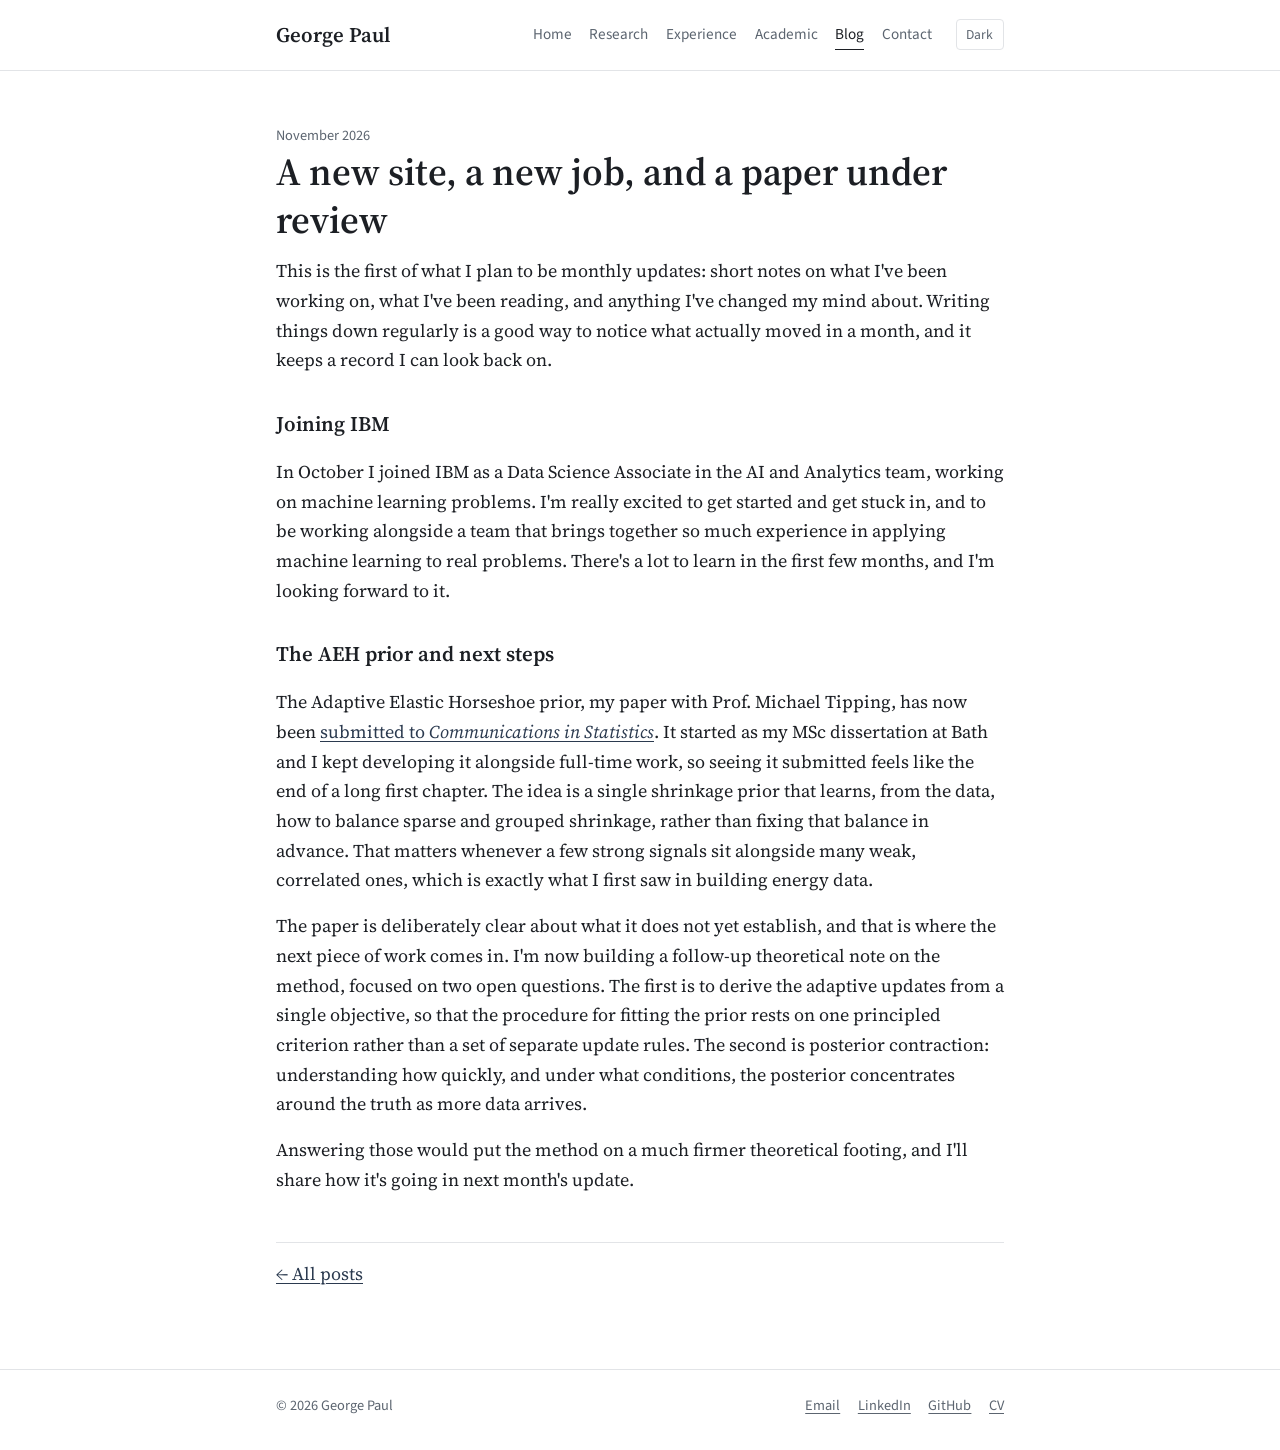
<file: blog/2026-11-new-site.html>
<!DOCTYPE html>
<html lang="en">
<head>
    <meta charset="utf-8" />
    <meta name="viewport" content="width=device-width, initial-scale=1" />
    <title>A new site, a new job, and a paper under review · George Paul</title>
    <meta name="description" content="November 2026 update: starting monthly posts, joining IBM, and the Adaptive Elastic Horseshoe prior under review." />
    <meta name="author" content="George Paul" />
    <link rel="icon" type="image/x-icon" href="../assets/img/favicon.ico" />
    <link rel="preconnect" href="https://fonts.googleapis.com" />
    <link rel="preconnect" href="https://fonts.gstatic.com" crossorigin />
    <link href="https://fonts.googleapis.com/css2?family=Source+Sans+3:wght@400;500;600&family=Source+Serif+4:ital,opsz,wght@0,8..60,400;0,8..60,600;1,8..60,400&display=swap" rel="stylesheet" />
    <link rel="stylesheet" href="../assets/css/site.css?v=2026-11-06" />
    <script>try { var t = localStorage.getItem('theme'); if (t === 'dark' || t === 'light') document.documentElement.dataset.theme = t; } catch (e) {}</script>
</head>
<body>
    <header class="site-header">
        <div class="wrap header-inner">
            <a class="site-name" href="../index.html">George Paul</a>
            <nav class="site-nav" aria-label="Main">
                <a href="../index.html">Home</a>
                <a href="../research.html">Research</a>
                <a href="../experience.html">Experience</a>
                <a href="../academic.html">Academic</a>
                <a href="../blog.html" aria-current="page">Blog</a>
                <a href="../contact.html">Contact</a>
            </nav>
            <button class="theme-toggle" type="button" aria-label="Toggle dark mode">Dark</button>
        </div>
    </header>

    <main class="wrap">
        <article class="post">
            <span class="entry-date">November 2026</span>
            <h1>A new site, a new job, and a paper under review</h1>

            <p>This is the first of what I plan to be monthly updates: short notes on what I've been working on, what I've been reading, and anything I've changed my mind about. Writing things down regularly is a good way to notice what actually moved in a month, and it keeps a record I can look back on.</p>

            <h2>Joining IBM</h2>
            <p>In October I joined IBM as a Data Science Associate in the AI and Analytics team, working on machine learning problems. I'm really excited to get started and get stuck in, and to be working alongside a team that brings together so much experience in applying machine learning to real problems. There's a lot to learn in the first few months, and I'm looking forward to it.</p>

            <h2>The AEH prior and next steps</h2>
            <p>The Adaptive Elastic Horseshoe prior, my paper with Prof. Michael Tipping, has now been <a href="../research.html#aeh">submitted to <em>Communications in Statistics</em></a>. It started as my MSc dissertation at Bath and I kept developing it alongside full-time work, so seeing it submitted feels like the end of a long first chapter. The idea is a single shrinkage prior that learns, from the data, how to balance sparse and grouped shrinkage, rather than fixing that balance in advance. That matters whenever a few strong signals sit alongside many weak, correlated ones, which is exactly what I first saw in building energy data.</p>
            <p>The paper is deliberately clear about what it does not yet establish, and that is where the next piece of work comes in. I'm now building a follow-up theoretical note on the method, focused on two open questions. The first is to derive the adaptive updates from a single objective, so that the procedure for fitting the prior rests on one principled criterion rather than a set of separate update rules. The second is posterior contraction: understanding how quickly, and under what conditions, the posterior concentrates around the truth as more data arrives.</p>
            <p>Answering those would put the method on a much firmer theoretical footing, and I'll share how it's going in next month's update.</p>

            <div class="post-footer">
                <a href="../blog.html">&larr; All posts</a>
            </div>
        </article>
    </main>

    <footer class="site-footer">
        <div class="wrap footer-inner">
            <span>&copy; 2026 George Paul</span>
            <span class="footer-links">
                <a href="mailto:georgepaul.data@gmail.com">Email</a>
                <a href="https://www.linkedin.com/in/george-paul-9a08511b0" target="_blank" rel="noopener noreferrer">LinkedIn</a>
                <a href="https://github.com/georgepaul171" target="_blank" rel="noopener noreferrer">GitHub</a>
                <a href="../assets/cv.pdf" download="George_Paul_CV.pdf">CV</a>
            </span>
        </div>
    </footer>

    <script src="../assets/js/site.js"></script>
</body>
</html>
</file>
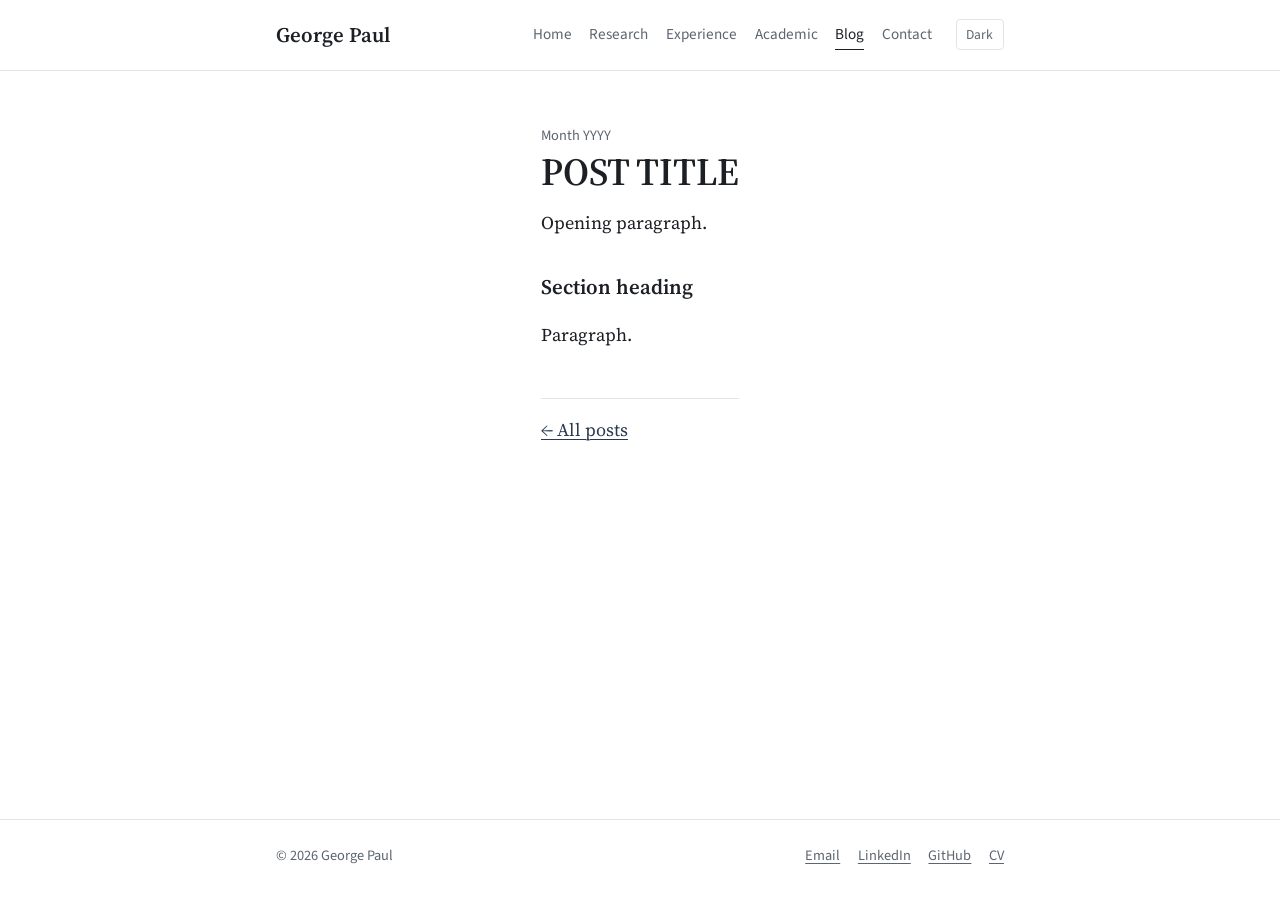
<file: blog/post-template.html>
<!DOCTYPE html>
<!--
    BLOG POST TEMPLATE (not linked from the site)

    1. Copy this file to blog/YYYY-MM-short-title.html (e.g. blog/2026-12-december-update.html).
    2. Replace the four places marked POST TITLE, the description and the date.
    3. Write the post inside <article>: use <h2> for section headings and <p> for paragraphs.
       Links to other pages on the site start with ../ (e.g. ../research.html).
    4. Add the post to the TOP of the list in blog.html.
-->
<html lang="en">
<head>
    <meta charset="utf-8" />
    <meta name="viewport" content="width=device-width, initial-scale=1" />
    <title>POST TITLE · George Paul</title>
    <meta name="description" content="One-sentence summary of the post." />
    <meta name="author" content="George Paul" />
    <meta name="robots" content="noindex" />
    <link rel="icon" type="image/x-icon" href="../assets/img/favicon.ico" />
    <link rel="preconnect" href="https://fonts.googleapis.com" />
    <link rel="preconnect" href="https://fonts.gstatic.com" crossorigin />
    <link href="https://fonts.googleapis.com/css2?family=Source+Sans+3:wght@400;500;600&family=Source+Serif+4:ital,opsz,wght@0,8..60,400;0,8..60,600;1,8..60,400&display=swap" rel="stylesheet" />
    <link rel="stylesheet" href="../assets/css/site.css?v=2026-11-06" />
    <script>try { var t = localStorage.getItem('theme'); if (t === 'dark' || t === 'light') document.documentElement.dataset.theme = t; } catch (e) {}</script>
</head>
<body>
    <header class="site-header">
        <div class="wrap header-inner">
            <a class="site-name" href="../index.html">George Paul</a>
            <nav class="site-nav" aria-label="Main">
                <a href="../index.html">Home</a>
                <a href="../research.html">Research</a>
                <a href="../experience.html">Experience</a>
                <a href="../academic.html">Academic</a>
                <a href="../blog.html" aria-current="page">Blog</a>
                <a href="../contact.html">Contact</a>
            </nav>
            <button class="theme-toggle" type="button" aria-label="Toggle dark mode">Dark</button>
        </div>
    </header>

    <main class="wrap">
        <article class="post">
            <span class="entry-date">Month YYYY</span>
            <h1>POST TITLE</h1>

            <p>Opening paragraph.</p>

            <h2>Section heading</h2>
            <p>Paragraph.</p>

            <div class="post-footer">
                <a href="../blog.html">&larr; All posts</a>
            </div>
        </article>
    </main>

    <footer class="site-footer">
        <div class="wrap footer-inner">
            <span>&copy; 2026 George Paul</span>
            <span class="footer-links">
                <a href="mailto:georgepaul.data@gmail.com">Email</a>
                <a href="https://www.linkedin.com/in/george-paul-9a08511b0" target="_blank" rel="noopener noreferrer">LinkedIn</a>
                <a href="https://github.com/georgepaul171" target="_blank" rel="noopener noreferrer">GitHub</a>
                <a href="../assets/cv.pdf" download="George_Paul_CV.pdf">CV</a>
            </span>
        </div>
    </footer>

    <script src="../assets/js/site.js"></script>
</body>
</html>
</file>
<file: assets/css/site.css>
/* Site-wide styles for georgepaul171.github.io */

:root {
    --bg: #ffffff;
    --surface: #f5f5f3;
    --ink: #1c1f24;
    --muted: #5c6570;
    --border: #e2e4e7;
    --accent: #3a4048;
    --accent-ink: #ffffff;
    --link: #2b3a4f;
    --chip-bg: #eceef0;
    --chip-ink: #3a4048;
    --serif: "Source Serif 4", Georgia, "Times New Roman", serif;
    --sans: "Source Sans 3", "Helvetica Neue", Helvetica, Arial, sans-serif;
    --wrap: 760px;
    color-scheme: light;
}

@media (prefers-color-scheme: dark) {
    :root:not([data-theme="light"]) {
        --bg: #15171a;
        --surface: #1d2024;
        --ink: #e6e7e9;
        --muted: #9aa1aa;
        --border: #2c3036;
        --accent: #d4d8de;
        --accent-ink: #15171a;
        --link: #c3cede;
        --chip-bg: #24282d;
        --chip-ink: #c9ced6;
        color-scheme: dark;
    }
}

:root[data-theme="dark"] {
    --bg: #15171a;
    --surface: #1d2024;
    --ink: #e6e7e9;
    --muted: #9aa1aa;
    --border: #2c3036;
    --accent: #d4d8de;
    --accent-ink: #15171a;
    --link: #c3cede;
    --chip-bg: #24282d;
    --chip-ink: #c9ced6;
    color-scheme: dark;
}

*, *::before, *::after {
    box-sizing: border-box;
}

html {
    -webkit-text-size-adjust: 100%;
}

body {
    margin: 0;
    background: var(--bg);
    color: var(--ink);
    font-family: var(--serif);
    font-size: 18px;
    line-height: 1.65;
    display: flex;
    flex-direction: column;
    min-height: 100vh;
}

main {
    flex: 1;
}

.wrap {
    max-width: var(--wrap);
    margin: 0 auto;
    padding: 0 16px;
}

h1, h2, h3 {
    font-family: var(--serif);
    font-weight: 600;
    line-height: 1.25;
    color: var(--ink);
}

h1 {
    font-size: 2.4rem;
    margin: 0 0 0.75rem;
}

h2 {
    font-size: 1.55rem;
    margin: 3rem 0 1.25rem;
    padding-bottom: 0.4rem;
    border-bottom: 1px solid var(--border);
}

h3 {
    font-size: 1.2rem;
    margin: 0 0 0.25rem;
}

p {
    margin: 0 0 1rem;
}

a {
    color: var(--link);
    text-decoration-thickness: 1px;
    text-underline-offset: 3px;
}

a:hover {
    color: var(--ink);
}

img {
    max-width: 100%;
}

/* Header and navigation */

.site-header {
    border-bottom: 1px solid var(--border);
    background: var(--bg);
}

.header-inner {
    display: flex;
    align-items: center;
    flex-wrap: wrap;
    gap: 0.5rem 1.5rem;
    padding-top: 1.1rem;
    padding-bottom: 1.1rem;
}

.site-name {
    font-family: var(--serif);
    font-size: 1.3rem;
    font-weight: 600;
    color: var(--ink);
    text-decoration: none;
    margin-right: auto;
}

.site-nav {
    display: flex;
    flex-wrap: wrap;
    gap: 0.25rem 1.1rem;
}

.site-nav a {
    font-family: var(--sans);
    color: var(--muted);
    text-decoration: none;
    font-size: 0.95rem;
    padding: 0.15rem 0;
    border-bottom: 1px solid transparent;
}

.site-nav a:hover {
    color: var(--ink);
}

.site-nav a[aria-current="page"] {
    color: var(--ink);
    border-bottom-color: var(--ink);
}

.theme-toggle {
    font: inherit;
    font-size: 0.85rem;
    color: var(--muted);
    background: transparent;
    border: 1px solid var(--border);
    border-radius: 4px;
    padding: 0.2rem 0.6rem;
    cursor: pointer;
}

.theme-toggle:hover {
    color: var(--ink);
    border-color: var(--muted);
}

/* Small interface text (menu, dates, labels, buttons, tags) stays in the sans companion */
.theme-toggle,
.entry-date,
.entry-meta,
.chips li,
.button,
.form-field label,
.site-footer {
    font-family: var(--sans);
}

@media (max-width: 640px) {
    body {
        font-size: 17px;
    }

    h1 {
        font-size: 2rem;
    }

    .site-nav {
        order: 3;
        width: 100%;
    }
}

/* Page sections */

.page-intro {
    padding: 3rem 0 0.5rem;
}

.page-intro .lead {
    font-size: 1.1rem;
    color: var(--muted);
}

.muted {
    color: var(--muted);
}

.small {
    font-size: 0.9rem;
}

.entry {
    margin-bottom: 2.25rem;
}

h2 + h3,
p + h3 {
    margin-top: 1.75rem;
    margin-bottom: 0.5rem;
}

.entry-head {
    display: flex;
    justify-content: space-between;
    align-items: baseline;
    gap: 0.25rem 1rem;
    flex-wrap: wrap;
}

.entry-date {
    color: var(--muted);
    font-size: 0.9rem;
    white-space: nowrap;
}

.entry-meta {
    color: var(--muted);
    font-size: 0.95rem;
    margin-bottom: 0.75rem;
}

.entry ul {
    padding-left: 1.2rem;
    margin: 0 0 1rem;
}

.entry li {
    margin-bottom: 0.4rem;
}

.chips {
    display: flex;
    flex-wrap: wrap;
    gap: 0.4rem;
    padding: 0;
    margin: 0 0 1.25rem;
    list-style: none;
}

.chips li {
    background: var(--chip-bg);
    color: var(--chip-ink);
    border-radius: 4px;
    padding: 0.15rem 0.6rem;
    font-size: 0.9rem;
}

.button {
    display: inline-block;
    font-size: 0.95rem;
    font-weight: 500;
    background: var(--accent);
    color: var(--accent-ink);
    border: 1px solid var(--accent);
    border-radius: 4px;
    padding: 0.45rem 1rem;
    text-decoration: none;
    cursor: pointer;
}

.button:hover {
    color: var(--accent-ink);
    opacity: 0.88;
}

.button.secondary {
    background: transparent;
    color: var(--ink);
    border-color: var(--border);
}

.button.secondary:hover {
    border-color: var(--muted);
    opacity: 1;
}

.button-row {
    display: flex;
    flex-wrap: wrap;
    gap: 0.6rem;
    margin: 1.25rem 0;
}

/* Citations and references */

h4 {
    font-family: var(--sans);
    font-size: 0.8rem;
    font-weight: 600;
    letter-spacing: 0.06em;
    text-transform: uppercase;
    color: var(--muted);
    margin: 1.75rem 0 0.6rem;
}

.cite {
    background: var(--surface);
    border-left: 3px solid var(--border);
    padding: 0.75rem 1rem;
    font-size: 0.95rem;
}

.refs {
    padding-left: 1.4rem;
    font-size: 0.92rem;
    line-height: 1.55;
}

.refs li {
    margin-bottom: 0.5rem;
}

.refs a {
    overflow-wrap: anywhere;
}

/* Module lists on the Academic page: name on the left, grade on the right */

.entry .modules {
    list-style: none;
    padding: 0;
    margin: 0 0 1rem;
    max-width: 480px;
}

.modules li {
    display: flex;
    justify-content: space-between;
    gap: 1rem;
    padding: 0.35rem 0;
    border-bottom: 1px solid var(--border);
}

.modules li span:last-child:not(:first-child) {
    font-family: var(--sans);
    font-weight: 600;
    color: var(--muted);
}

/* Home */

.hero {
    display: flex;
    gap: 2rem;
    align-items: center;
    padding: 3.5rem 0 1rem;
}

.hero-photo {
    width: 170px;
    height: auto;
    flex-shrink: 0;
    border: 1px solid var(--border);
}

.hero .lead {
    font-size: 1.1rem;
    color: var(--muted);
    margin-bottom: 0;
}

@media (max-width: 640px) {
    .hero {
        flex-direction: column;
        align-items: flex-start;
        gap: 1.25rem;
        padding-top: 2.5rem;
    }

    .hero-photo {
        width: 140px;
    }
}

.card-grid {
    display: grid;
    grid-template-columns: repeat(auto-fit, minmax(220px, 1fr));
    gap: 1rem;
}

.card {
    display: block;
    border: 1px solid var(--border);
    border-radius: 6px;
    padding: 1rem 1.1rem;
    text-decoration: none;
    color: var(--ink);
    background: var(--bg);
}

.card:hover {
    border-color: var(--muted);
    color: var(--ink);
}

.card h3 {
    font-size: 1.1rem;
}

.card p {
    color: var(--muted);
    font-size: 0.92rem;
    margin: 0;
}

.news {
    list-style: none;
    padding: 0;
    margin: 0;
}

.news li {
    display: grid;
    grid-template-columns: 6.5rem 1fr;
    gap: 1rem;
    padding: 0.55rem 0;
    border-bottom: 1px solid var(--border);
}

.news li:last-child {
    border-bottom: none;
}

.news .entry-date {
    white-space: normal;
}

@media (max-width: 480px) {
    .news li {
        grid-template-columns: 1fr;
        gap: 0;
    }
}

/* Blog */

.post-list {
    list-style: none;
    padding: 0;
    margin: 0;
}

.post-list li {
    padding: 1.25rem 0;
    border-bottom: 1px solid var(--border);
}

.post-list h3 a {
    color: var(--ink);
    text-decoration: none;
}

.post-list h3 a:hover {
    text-decoration: underline;
}

.post-list p {
    margin: 0.35rem 0 0;
    color: var(--muted);
}

.post {
    padding: 3rem 0 1rem;
}

.post h2 {
    font-size: 1.3rem;
    margin-top: 2.25rem;
    border-bottom: none;
    padding-bottom: 0;
}

.post-footer {
    margin-top: 3rem;
    padding-top: 1rem;
    border-top: 1px solid var(--border);
}

/* Contact form */

.form-field {
    margin-bottom: 1rem;
}

.form-field label {
    display: block;
    font-size: 0.9rem;
    color: var(--muted);
    margin-bottom: 0.3rem;
}

.form-field input,
.form-field textarea {
    width: 100%;
    font: inherit;
    font-size: 1rem;
    color: var(--ink);
    background: var(--bg);
    border: 1px solid var(--border);
    border-radius: 4px;
    padding: 0.6rem 0.75rem;
}

.form-field input:focus,
.form-field textarea:focus {
    outline: 2px solid var(--muted);
    outline-offset: 1px;
}

.form-status {
    margin-top: 1rem;
    color: var(--muted);
}

/* Footer */

.site-footer {
    margin-top: 4rem;
    border-top: 1px solid var(--border);
    padding: 1.5rem 0 2rem;
    color: var(--muted);
    font-size: 0.9rem;
}

.footer-inner {
    display: flex;
    flex-wrap: wrap;
    justify-content: space-between;
    gap: 0.5rem 1.5rem;
}

.footer-links {
    display: flex;
    flex-wrap: wrap;
    gap: 0.5rem 1.1rem;
}

.site-footer a {
    color: var(--muted);
}

.site-footer a:hover {
    color: var(--ink);
}
</file>
